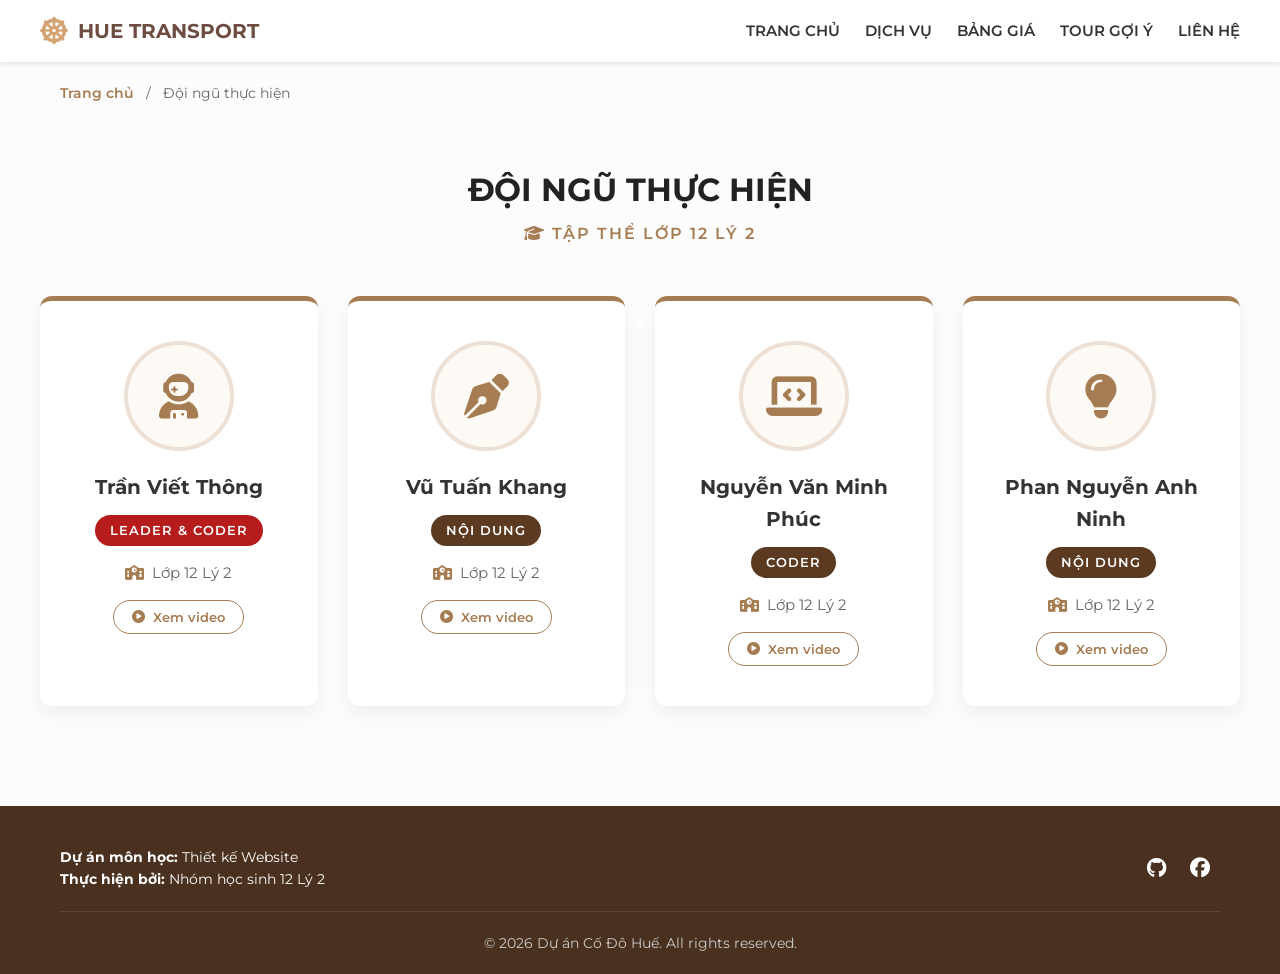
<file: doi-ngu.html>
<!doctype html>
<html lang="vi">
  <head>
    <meta charset="UTF-8" />
    <meta name="viewport" content="width=device-width, initial-scale=1.0" />
    <title>Đội Ngũ Thực Hiện - Hue Transport</title>
    <link
      rel="stylesheet"
      href="https://cdnjs.cloudflare.com/ajax/libs/font-awesome/6.4.0/css/all.min.css"
    />
    <link
      href="https://fonts.googleapis.com/css2?family=Montserrat:wght@400;600;700&display=swap"
      rel="stylesheet"
    />

    <style>
      /* === KẾT THỪA STYLE CƠ BẢN TỪ TRANG CHỦ === */
      * {
        margin: 0;
        padding: 0;
        box-sizing: border-box;
        font-family: "Montserrat", sans-serif;
      }
      body {
        color: #333;
        background-color: #fcfcfc;
        line-height: 1.6;
      }
      a {
        text-decoration: none;
        color: inherit;
      }
      ul {
        list-style: none;
      }
      .container {
        max-width: 1200px;
        margin: 0 auto;
        padding: 0 20px;
      }

      /* === HEADER === */
      header {
        background-color: #fff;
        box-shadow: 0 2px 5px rgba(0, 0, 0, 0.1);
        position: sticky;
        top: 0;
        z-index: 1000;
      }
      .header-inner {
        display: flex;
        justify-content: space-between;
        align-items: center;
        padding: 15px 0;
      }
      .logo {
        display: flex;
        align-items: center;
        font-weight: 700;
        color: #6d4c41;
        font-size: 20px;
      }
      .logo i {
        font-size: 28px;
        margin-right: 10px;
        color: #d4a373;
      }
      nav ul {
        display: flex;
        gap: 25px;
      }
      nav ul li a {
        font-weight: 600;
        font-size: 15px;
        transition: color 0.3s;
        text-transform: uppercase;
      }
      nav ul li a:hover {
        color: #d4a373;
      }

      /* === BREADCRUMB === */
      .breadcrumb {
        padding: 20px 0;
        font-size: 14px;
        color: #666;
      }
      .breadcrumb a {
        color: #a67c52;
        font-weight: 600;
      }
      .breadcrumb a:hover {
        text-decoration: underline;
      }

      /* === TEAM SECTION CSS === */
      .team-section {
        padding: 40px 0 80px;
        text-align: center;
      }

      .team-title {
        font-size: 32px;
        color: #222;
        text-transform: uppercase;
        margin-bottom: 5px;
      }

      .team-subtitle {
        font-size: 16px;
        color: #a67c52;
        font-weight: 600;
        letter-spacing: 2px;
        text-transform: uppercase;
        margin-bottom: 50px;
      }

      .team-grid {
        display: grid;
        grid-template-columns: repeat(auto-fit, minmax(260px, 1fr));
        gap: 30px;
      }

      .team-card {
        background: #fff;
        border-radius: 12px;
        padding: 40px 20px;
        box-shadow: 0 8px 20px rgba(0, 0, 0, 0.06);
        transition: all 0.3s ease;
        border-top: 5px solid #a67c52;
        position: relative;
        overflow: hidden;
      }

      .team-card:hover {
        transform: translateY(-10px);
        box-shadow: 0 15px 30px rgba(0, 0, 0, 0.1);
      }

      /* Avatar Container */
      .team-avatar {
        width: 110px;
        height: 110px;
        border-radius: 50%;
        background: #fdfaf6;
        margin: 0 auto 20px;
        display: flex;
        align-items: center;
        justify-content: center;
        font-size: 45px;
        color: #a67c52;
        border: 4px solid #ede0d4;
        transition: 0.3s;
      }

      .team-card:hover .team-avatar {
        background: #a67c52;
        color: #fff;
        border-color: #8b633e;
      }

      /* Thông tin thành viên */
      .team-name {
        font-size: 20px;
        font-weight: 700;
        color: #333;
        margin-bottom: 12px;
      }

      .team-role {
        font-size: 13px;
        color: #fff;
        background: #5c3a21;
        padding: 5px 15px;
        border-radius: 20px;
        display: inline-block;
        margin-bottom: 15px;
        font-weight: 600;
        letter-spacing: 1px;
        text-transform: uppercase;
      }

      /* Riêng Leader cho màu nổi bật hơn chút */
      .role-leader {
        background: #b71c1c;
      }

      .team-class {
        font-size: 15px;
        color: #666;
        display: flex;
        align-items: center;
        justify-content: center;
        gap: 8px;
      }

      .team-class i {
        color: #a67c52;
      }

      /* === FOOTER === */
      footer {
        background-color: #4a301e;
        color: #fff;
        padding: 40px 0 20px;
        font-size: 14px;
        margin-top: 20px;
      }
      .footer-inner {
        display: flex;
        justify-content: space-between;
        flex-wrap: wrap;
        align-items: center;
        gap: 20px;
        border-bottom: 1px solid rgba(255, 255, 255, 0.1);
        padding-bottom: 20px;
        margin-bottom: 20px;
      }
      .footer-social a {
        color: #fff;
        font-size: 20px;
        margin: 0 10px;
        transition: 0.3s;
      }
      .footer-social a:hover {
        color: #d4a373;
      }
      .footer-bottom {
        text-align: center;
        color: #ccc;
      }
      /* === NÚT VIDEO === */
      .btn-video {
        margin-top: 15px;
        background: transparent;
        border: 1px solid #a67c52;
        color: #a67c52;
        padding: 8px 18px;
        border-radius: 25px;
        cursor: pointer;
        transition: 0.3s;
        font-weight: 600;
        font-size: 13px;
        display: inline-flex;
        align-items: center;
        gap: 8px;
      }

      .btn-video:hover {
        background: #a67c52;
        color: #fff;
      }

      /* === POPUP (MODAL) VIDEO === */
      .modal-overlay {
        display: none; /* Ẩn mặc định */
        position: fixed;
        z-index: 2000;
        left: 0;
        top: 0;
        width: 100%;
        height: 100%;
        background-color: rgba(0, 0, 0, 0.85); /* Nền đen mờ */
        align-items: center;
        justify-content: center;
        opacity: 0;
        transition: opacity 0.3s ease;
      }

      .modal-overlay.active {
        display: flex;
        opacity: 1;
      }

      .modal-content {
        background-color: #fff;
        padding: 15px;
        border-radius: 12px;
        width: 90%;
        max-width: 800px;
        position: relative;
        transform: scale(0.8);
        transition: transform 0.3s ease;
      }

      .modal-overlay.active .modal-content {
        transform: scale(1);
      }

      .close-btn {
        position: absolute;
        top: -15px;
        right: -15px;
        background: #b71c1c;
        color: white;
        width: 35px;
        height: 35px;
        border-radius: 50%;
        display: flex;
        align-items: center;
        justify-content: center;
        cursor: pointer;
        font-size: 20px;
        box-shadow: 0 4px 10px rgba(0, 0, 0, 0.3);
        border: 2px solid #fff;
        transition: 0.3s;
      }

      .close-btn:hover {
        background: #d32f2f;
        transform: scale(1.1);
      }

      /* Khung chứa video chuẩn tỷ lệ 16:9 */
      .video-container {
        position: relative;
        padding-bottom: 56.25%;
        height: 0;
        overflow: hidden;
        border-radius: 8px;
        background: #000;
      }

      .video-container iframe {
        position: absolute;
        top: 0;
        left: 0;
        width: 100%;
        height: 100%;
        border: none;
      }
      /* RESPONSIVE */
      @media (max-width: 768px) {
        .header-inner {
          flex-direction: column;
          gap: 15px;
        }
        .footer-inner {
          flex-direction: column;
          text-align: center;
        }
      }
    </style>
  </head>
  <body>
    <header>
      <div class="container header-inner">
        <a href="index.html" class="logo">
          <i class="fa-solid fa-dharmachakra"></i> HUE TRANSPORT
        </a>
        <nav>
          <ul>
            <li><a href="index.html">Trang chủ</a></li>
            <li><a href="index.html#services">Dịch vụ</a></li>
            <li><a href="#">Bảng giá</a></li>
            <li><a href="index.html#tours">Tour gợi ý</a></li>
            <li><a href="#">Liên hệ</a></li>
          </ul>
        </nav>
      </div>
    </header>

    <div class="container">
      <div class="breadcrumb">
        <a href="index.html">Trang chủ</a> &nbsp; / &nbsp;
        <span>Đội ngũ thực hiện</span>
      </div>
    </div>

    <main class="container team-section">
      <h1 class="team-title">Đội Ngũ Thực Hiện</h1>
      <p class="team-subtitle">
        <i class="fa-solid fa-graduation-cap"></i> Tập thể lớp 12 Lý 2
      </p>

      <div class="team-grid">
        <div class="team-card">
          <div class="team-avatar">
            <i class="fa-solid fa-user-astronaut"></i>
          </div>
          <h2 class="team-name">Trần Viết Thông</h2>
          <span class="team-role role-leader">Leader & Coder</span>
          <div class="team-class">
            <i class="fa-solid fa-school"></i> Lớp 12 Lý 2
          </div>
          <button class="btn-video" data-video="/video/Trần Viết Thông.mp4">
            <i class="fa-solid fa-circle-play"></i> Xem video
          </button>
        </div>

        <div class="team-card">
          <div class="team-avatar">
            <i class="fa-solid fa-pen-nib"></i>
          </div>
          <h2 class="team-name">Vũ Tuấn Khang</h2>
          <span class="team-role">Nội dung</span>
          <div class="team-class">
            <i class="fa-solid fa-school"></i> Lớp 12 Lý 2
          </div>
          <button class="btn-video" data-video="/video/Vũ Tuấn Khang.mp4">
            <i class="fa-solid fa-circle-play"></i> Xem video
          </button>
        </div>

        <div class="team-card">
          <div class="team-avatar">
            <i class="fa-solid fa-laptop-code"></i>
          </div>
          <h2 class="team-name">Nguyễn Văn Minh Phúc</h2>
          <span class="team-role">Coder</span>
          <div class="team-class">
            <i class="fa-solid fa-school"></i> Lớp 12 Lý 2
          </div>
          <button
            class="btn-video"
            data-video="/video/Nguyễn Văn Minh Phúc.mp4"
          >
            <i class="fa-solid fa-circle-play"></i> Xem video
          </button>
        </div>

        <div class="team-card">
          <div class="team-avatar">
            <i class="fa-solid fa-lightbulb"></i>
          </div>
          <h2 class="team-name">Phan Nguyễn Anh Ninh</h2>
          <span class="team-role">Nội dung</span>
          <div class="team-class">
            <i class="fa-solid fa-school"></i> Lớp 12 Lý 2
          </div>
          <button
            class="btn-video"
            data-video="/video/Phan Nguyễn Anh Ninh .mp4"
          >
            <i class="fa-solid fa-circle-play"></i> Xem video
          </button>
        </div>
      </div>
    </main>

    <div id="videoModal" class="modal-overlay">
      <div class="modal-content">
        <div class="close-btn" id="closeVideo">
          <i class="fa-solid fa-xmark"></i>
        </div>
        <div class="video-container">
          <iframe
            id="playerFrame"
            src=""
            allow="
              accelerometer;
              autoplay;
              clipboard-write;
              encrypted-media;
              gyroscope;
              picture-in-picture;
            "
            allowfullscreen
          ></iframe>
        </div>
      </div>
    </div>

    <footer>
      <div class="container">
        <div class="footer-inner">
          <div class="footer-contact">
            <p><strong>Dự án môn học:</strong> Thiết kế Website</p>
            <p><strong>Thực hiện bởi:</strong> Nhóm học sinh 12 Lý 2</p>
          </div>
          <div class="footer-social">
            <a href="#"><i class="fa-brands fa-github"></i></a>
            <a href="#"><i class="fa-brands fa-facebook"></i></a>
          </div>
        </div>
        <div class="footer-bottom">
          <p>&copy; 2026 Dự án Cố Đô Huế. All rights reserved.</p>
        </div>
      </div>
    </footer>

    <script>
      document.addEventListener("DOMContentLoaded", function () {
        const modal = document.getElementById("videoModal");
        const closeBtn = document.getElementById("closeVideo");
        const playerFrame = document.getElementById("playerFrame");
        const videoButtons = document.querySelectorAll(".btn-video");

        // Khi click vào nút "Xem video" của bất kỳ ai
        videoButtons.forEach((button) => {
          button.addEventListener("click", function () {
            // Lấy link video từ thuộc tính data-video
            const videoUrl = this.getAttribute("data-video");

            // Gắn link vào iframe và thêm tham số autoplay=1 để tự động chạy
            playerFrame.src = videoUrl + "?autoplay=1";

            // Hiển thị popup
            modal.classList.add("active");
          });
        });

        // Hàm tắt popup và dừng video
        function closeModal() {
          modal.classList.remove("active");
          // Xóa src để video ngừng phát ngầm
          setTimeout(() => {
            playerFrame.src = "";
          }, 300);
        }

        // Tắt khi bấm nút X
        closeBtn.addEventListener("click", closeModal);

        // Tắt khi click ra ngoài vùng đen
        modal.addEventListener("click", function (e) {
          if (e.target === modal) {
            closeModal();
          }
        });
      });
    </script>
  </body>
</html>
</file>
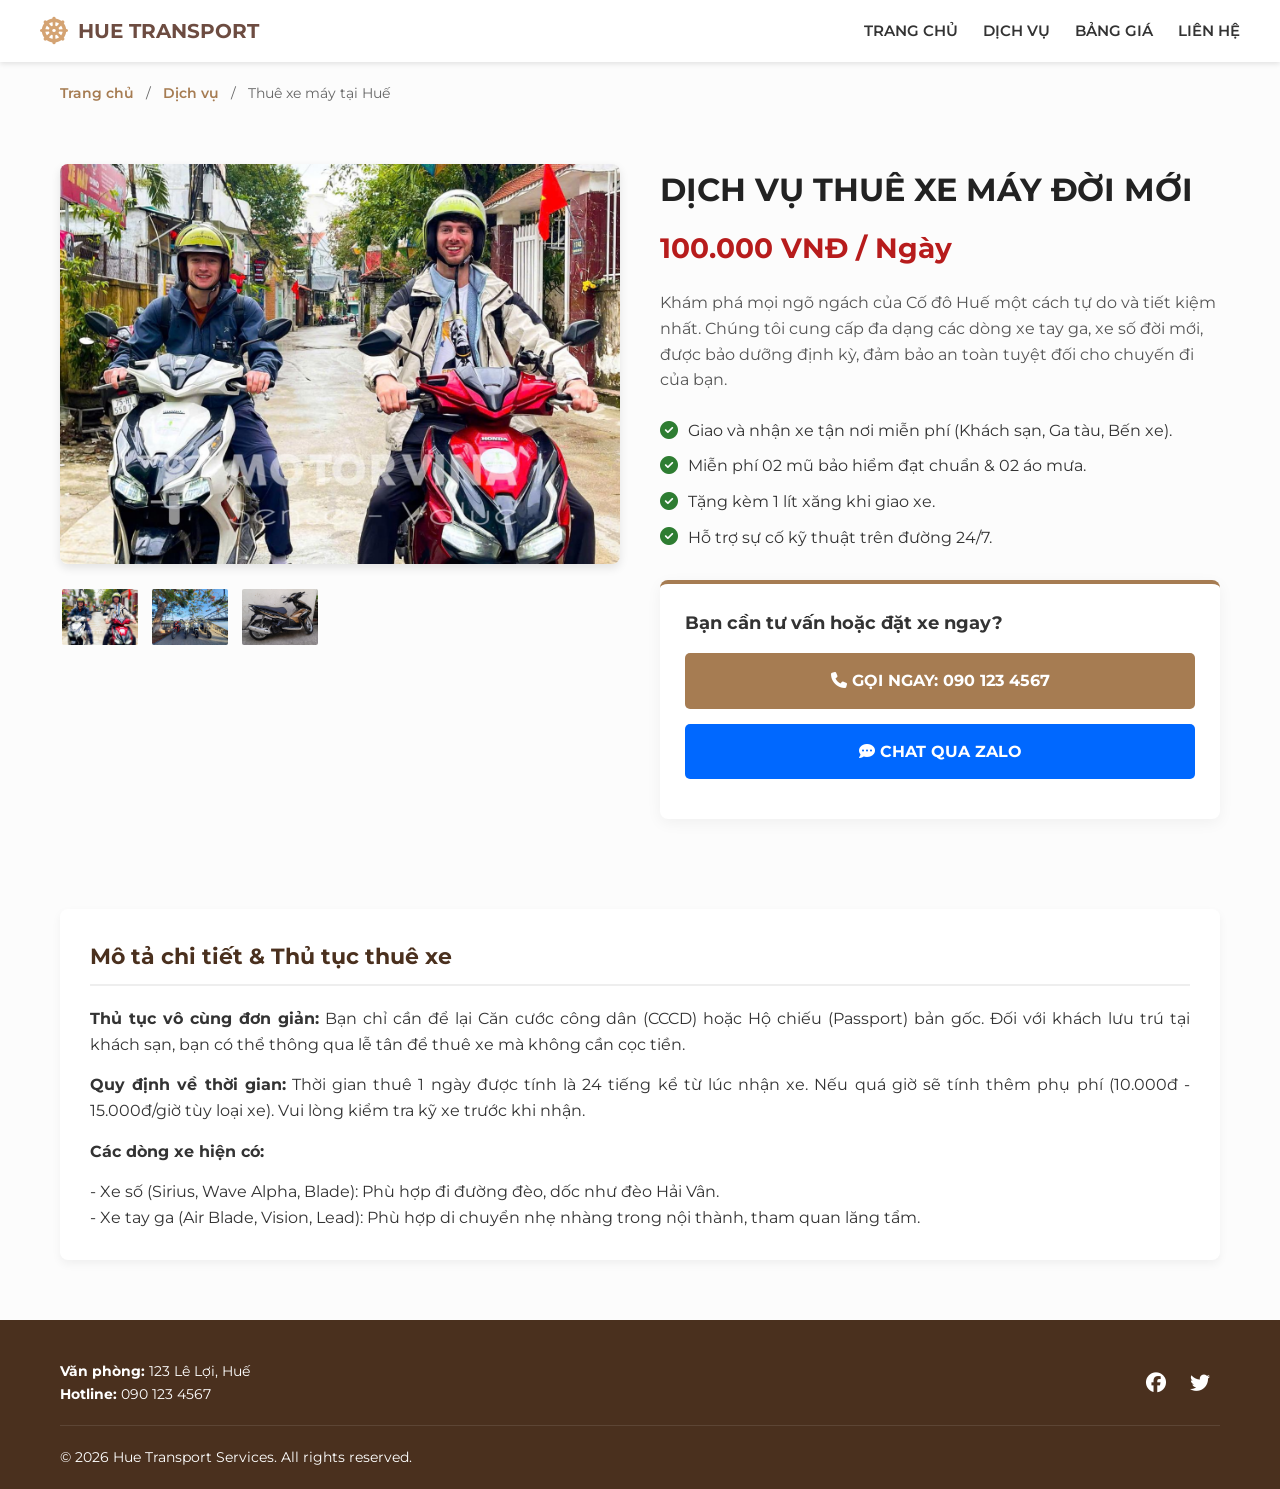
<file: service-detail.html>
<!doctype html>
<html lang="vi">
  <head>
    <meta charset="UTF-8" />
    <meta name="viewport" content="width=device-width, initial-scale=1.0" />
    <title>Chi tiết dịch vụ - Hue Transport Services</title>
    <link
      rel="stylesheet"
      href="https://cdnjs.cloudflare.com/ajax/libs/font-awesome/6.4.0/css/all.min.css"
    />
    <link
      href="https://fonts.googleapis.com/css2?family=Montserrat:wght@400;600;700&display=swap"
      rel="stylesheet"
    />

    <style>
      /* === KẾT THỪA STYLE CƠ BẢN TỪ TRANG CHỦ === */
      * {
        margin: 0;
        padding: 0;
        box-sizing: border-box;
        font-family: "Montserrat", sans-serif;
      }
      body {
        color: #333;
        background-color: #fcfcfc;
        line-height: 1.6;
      }
      a {
        text-decoration: none;
        color: inherit;
      }
      ul {
        list-style: none;
      }
      .container {
        max-width: 1200px;
        margin: 0 auto;
        padding: 0 20px;
      }

      /* === HEADER === */
      header {
        background-color: #fff;
        box-shadow: 0 2px 5px rgba(0, 0, 0, 0.1);
        position: sticky;
        top: 0;
        z-index: 1000;
      }
      .header-inner {
        display: flex;
        justify-content: space-between;
        align-items: center;
        padding: 15px 0;
      }
      .logo {
        display: flex;
        align-items: center;
        font-weight: 700;
        color: #6d4c41;
        font-size: 20px;
      }
      .logo i {
        font-size: 28px;
        margin-right: 10px;
        color: #d4a373;
      }
      nav ul {
        display: flex;
        gap: 25px;
      }
      nav ul li a {
        font-weight: 600;
        font-size: 15px;
        transition: color 0.3s;
        text-transform: uppercase;
      }
      nav ul li a:hover {
        color: #d4a373;
      }

      /* === BREADCRUMB === */
      .breadcrumb {
        padding: 20px 0;
        font-size: 14px;
        color: #666;
      }
      .breadcrumb a {
        color: #a67c52;
        font-weight: 600;
      }
      .breadcrumb a:hover {
        text-decoration: underline;
      }

      /* === CHI TIẾT SẢN PHẨM / DỊCH VỤ === */
      .service-detail {
        padding: 40px 0;
        display: flex;
        gap: 40px;
        flex-wrap: wrap;
      }

      /* Cột trái: Hình ảnh */
      .service-gallery {
        flex: 1;
        min-width: 300px;
      }
      .main-img {
        width: 100%;
        height: 400px;
        object-fit: cover;
        border-radius: 8px;
        margin-bottom: 15px;
        box-shadow: 0 4px 10px rgba(0, 0, 0, 0.1);
      }
      .thumbnail-list {
        display: flex;
        gap: 10px;
      }
      .thumbnail-list img {
        width: 80px;
        height: 60px;
        object-fit: cover;
        border-radius: 4px;
        cursor: pointer;
        border: 2px solid transparent;
        transition: 0.3s;
      }
      .thumbnail-list img:hover {
        border-color: #a67c52;
      }

      /* Cột phải: Thông tin & Đặt hàng */
      .service-info {
        flex: 1;
        min-width: 300px;
      }
      .service-info h1 {
        font-size: 32px;
        color: #222;
        margin-bottom: 10px;
        text-transform: uppercase;
      }
      .service-info .price {
        font-size: 28px;
        font-weight: 700;
        color: #b71c1c;
        margin-bottom: 20px;
        display: block;
      }
      .short-desc {
        margin-bottom: 25px;
        color: #555;
      }

      .features-list {
        margin-bottom: 30px;
      }
      .features-list li {
        margin-bottom: 10px;
        display: flex;
        align-items: center;
      }
      .features-list i {
        color: #2e7d32;
        margin-right: 10px;
        font-size: 18px;
      }

      /* Khung liên hệ / Đặt xe */
      .booking-card {
        background: #fff;
        padding: 25px;
        border-radius: 8px;
        box-shadow: 0 4px 15px rgba(0, 0, 0, 0.05);
        border-top: 4px solid #a67c52;
      }
      .booking-card h3 {
        margin-bottom: 15px;
        font-size: 18px;
      }
      .btn-large {
        display: block;
        width: 100%;
        text-align: center;
        background-color: #a67c52;
        color: #fff;
        padding: 15px;
        border-radius: 5px;
        font-size: 16px;
        font-weight: bold;
        text-transform: uppercase;
        cursor: pointer;
        transition: 0.3s;
        border: none;
        margin-bottom: 15px;
      }
      .btn-large:hover {
        background-color: #8b633e;
      }
      .btn-zalo {
        background-color: #0068ff;
      }
      .btn-zalo:hover {
        background-color: #0056d6;
      }

      /* Phần Tab Nội dung chi tiết dưới cùng */
      .content-section {
        margin-top: 50px;
        background: #fff;
        padding: 30px;
        border-radius: 8px;
        box-shadow: 0 4px 10px rgba(0, 0, 0, 0.05);
      }
      .content-section h2 {
        font-size: 22px;
        margin-bottom: 20px;
        border-bottom: 2px solid #eee;
        padding-bottom: 10px;
        color: #4a301e;
      }
      .content-section p {
        margin-bottom: 15px;
        text-align: justify;
      }

      /* === FOOTER === */
      footer {
        background-color: #4a301e;
        color: #fff;
        padding: 40px 0 20px;
        font-size: 14px;
        margin-top: 60px;
      }
      .footer-inner {
        display: flex;
        justify-content: space-between;
        flex-wrap: wrap;
        align-items: center;
        gap: 20px;
        border-bottom: 1px solid rgba(255, 255, 255, 0.1);
        padding-bottom: 20px;
        margin-bottom: 20px;
      }
      .footer-social a {
        color: #fff;
        font-size: 20px;
        margin: 0 10px;
        transition: 0.3s;
      }
      .footer-social a:hover {
        color: #d4a373;
      }
      .footer-bottom {
        display: flex;
        justify-content: space-between;
        align-items: center;
        flex-wrap: wrap;
      }
      .visitor-counter {
        background: rgba(0, 0, 0, 0.3);
        padding: 8px 15px;
        border-radius: 5px;
        display: flex;
        align-items: center;
        gap: 10px;
      }
      .visitor-counter span {
        font-weight: bold;
        font-family: monospace;
        font-size: 16px;
      }

      /* RESPONSIVE */
      @media (max-width: 768px) {
        .header-inner {
          flex-direction: column;
          gap: 15px;
        }
        .service-detail {
          flex-direction: column;
        }
        .footer-inner,
        .footer-bottom {
          flex-direction: column;
          text-align: center;
        }
      }
    </style>
  </head>
  <body>
    <header>
      <div class="container header-inner">
        <a href="index.html" class="logo">
          <i class="fa-solid fa-dharmachakra"></i> HUE TRANSPORT
        </a>
        <nav>
          <ul>
            <li><a href="index.html">Trang chủ</a></li>
            <li><a href="index.html#services" class="active">Dịch vụ</a></li>
            <li><a href="#">Bảng giá</a></li>
            <li><a href="#">Liên hệ</a></li>
          </ul>
        </nav>
      </div>
    </header>

    <div class="container">
      <div class="breadcrumb">
        <a href="index.html">Trang chủ</a> &nbsp; / &nbsp;
        <a href="index.html#services">Dịch vụ</a> &nbsp; / &nbsp;
        <span>Thuê xe máy tại Huế</span>
      </div>
    </div>

    <main class="container">
      <div class="service-detail">
        <div class="service-gallery">
          <img
            src="/img/7x8neeuSJBKwm0k9Qjy7IJoQO12Yi8AyIkZx9WFB.jpg"
            alt="Thuê xe máy Huế"
            class="main-img"
            id="mainImage"
          />

          <div class="thumbnail-list">
            <img
              src="/img/7x8neeuSJBKwm0k9Qjy7IJoQO12Yi8AyIkZx9WFB.jpg"
              data-large="/img/7x8neeuSJBKwm0k9Qjy7IJoQO12Yi8AyIkZx9WFB.jpg"
              alt="Xe máy 1"
              class="active"
            />
            <img
              src="/img/thue-xe-may-hue-1.jpg"
              data-large="/img/thue-xe-may-hue-1.jpg"
              alt="Xe máy 2"
            />
            <img
              src="/img/minh-hoa-thue-xe-ab2.jpg"
              data-large="/img/minh-hoa-thue-xe-ab2.jpg"
              alt="Xe máy 3"
            />
          </div>
        </div>

        <div class="service-info">
          <h1>Dịch vụ Thuê Xe Máy Đời Mới</h1>
          <span class="price">100.000 VNĐ / Ngày</span>

          <p class="short-desc">
            Khám phá mọi ngõ ngách của Cố đô Huế một cách tự do và tiết kiệm
            nhất. Chúng tôi cung cấp đa dạng các dòng xe tay ga, xe số đời mới,
            được bảo dưỡng định kỳ, đảm bảo an toàn tuyệt đối cho chuyến đi của
            bạn.
          </p>

          <ul class="features-list">
            <li>
              <i class="fa-solid fa-check-circle"></i> Giao và nhận xe tận nơi
              miễn phí (Khách sạn, Ga tàu, Bến xe).
            </li>
            <li>
              <i class="fa-solid fa-check-circle"></i> Miễn phí 02 mũ bảo hiểm
              đạt chuẩn & 02 áo mưa.
            </li>
            <li>
              <i class="fa-solid fa-check-circle"></i> Tặng kèm 1 lít xăng khi
              giao xe.
            </li>
            <li>
              <i class="fa-solid fa-check-circle"></i> Hỗ trợ sự cố kỹ thuật
              trên đường 24/7.
            </li>
          </ul>

          <div class="booking-card">
            <h3>Bạn cần tư vấn hoặc đặt xe ngay?</h3>
            <a href="tel:0901234567" class="btn-large"
              ><i class="fa-solid fa-phone"></i> Gọi ngay: 090 123 4567</a
            >
            <a
              href="https://zalo.me/0901234567"
              target="_blank"
              class="btn-large btn-zalo"
              ><i class="fa-solid fa-comment-dots"></i> Chat qua Zalo</a
            >
          </div>
        </div>
      </div>

      <div class="content-section">
        <h2>Mô tả chi tiết & Thủ tục thuê xe</h2>
        <p>
          <strong>Thủ tục vô cùng đơn giản:</strong> Bạn chỉ cần để lại Căn cước
          công dân (CCCD) hoặc Hộ chiếu (Passport) bản gốc. Đối với khách lưu
          trú tại khách sạn, bạn có thể thông qua lễ tân để thuê xe mà không cần
          cọc tiền.
        </p>

        <p>
          <strong>Quy định về thời gian:</strong> Thời gian thuê 1 ngày được
          tính là 24 tiếng kể từ lúc nhận xe. Nếu quá giờ sẽ tính thêm phụ phí
          (10.000đ - 15.000đ/giờ tùy loại xe). Vui lòng kiểm tra kỹ xe trước khi
          nhận.
        </p>

        <p><strong>Các dòng xe hiện có:</strong></p>
        <ul>
          <li>
            - Xe số (Sirius, Wave Alpha, Blade): Phù hợp đi đường đèo, dốc như
            đèo Hải Vân.
          </li>
          <li>
            - Xe tay ga (Air Blade, Vision, Lead): Phù hợp di chuyển nhẹ nhàng
            trong nội thành, tham quan lăng tẩm.
          </li>
        </ul>
      </div>
    </main>

    <footer>
      <div class="container">
        <div class="footer-inner">
          <div class="footer-contact">
            <p><strong>Văn phòng:</strong> 123 Lê Lợi, Huế</p>
            <p><strong>Hotline:</strong> 090 123 4567</p>
          </div>
          <div class="footer-social">
            <a href="#"><i class="fa-brands fa-facebook"></i></a>
            <a href="#"><i class="fa-brands fa-twitter"></i></a>
          </div>
        </div>
        <div class="footer-bottom">
          <p>&copy; 2026 Hue Transport Services. All rights reserved.</p>
        </div>
      </div>
    </footer>
  </body>
  <script>
    document.addEventListener("DOMContentLoaded", function () {
      const mainImage = document.getElementById("mainImage");
      const thumbnails = document.querySelectorAll(".thumbnail-list img");

      thumbnails.forEach((thumb) => {
        thumb.addEventListener("click", function () {
          // Xóa class active của tất cả các ảnh nhỏ
          thumbnails.forEach((t) => t.classList.remove("active"));

          // Thêm class active cho ảnh đang được click
          this.classList.add("active");

          // Lấy đường dẫn ảnh to từ thuộc tính data-large và gán cho ảnh chính
          const newImageSrc = this.getAttribute("data-large");
          mainImage.style.opacity = "0.7"; // Tạo hiệu ứng mờ nhẹ khi chuyển ảnh

          setTimeout(() => {
            mainImage.src = newImageSrc;
            mainImage.style.opacity = "1";
          }, 150);
        });
      });
    });
  </script>
</html>
</file>
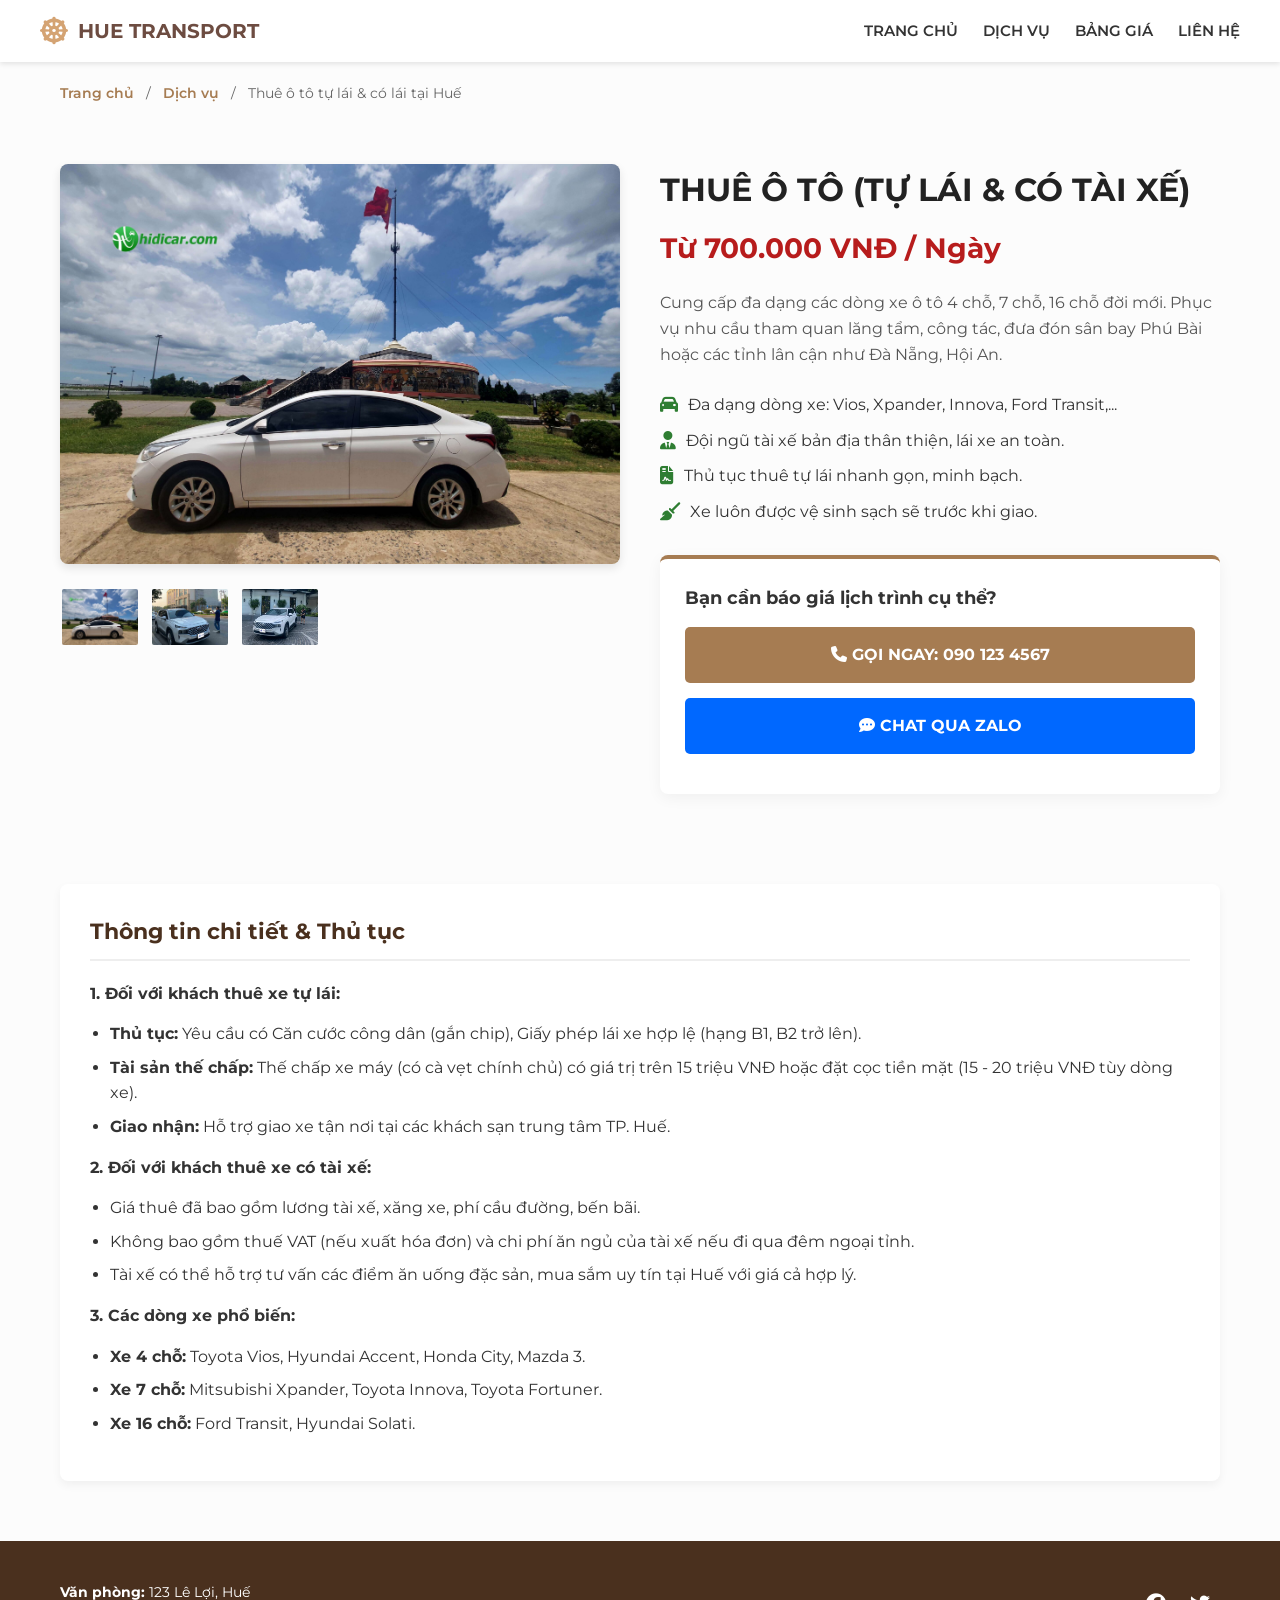
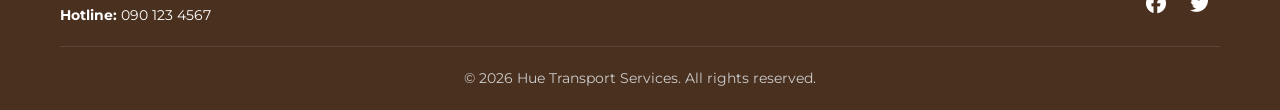
<file: thue-o-to.html>
<!doctype html>
<html lang="vi">
  <head>
    <meta charset="UTF-8" />
    <meta name="viewport" content="width=device-width, initial-scale=1.0" />
    <title>Chi tiết Thuê Ô Tô - Hue Transport Services</title>
    <link
      rel="stylesheet"
      href="https://cdnjs.cloudflare.com/ajax/libs/font-awesome/6.4.0/css/all.min.css"
    />
    <link
      href="https://fonts.googleapis.com/css2?family=Montserrat:wght@400;600;700&display=swap"
      rel="stylesheet"
    />

    <style>
      /* === KẾT THỪA STYLE CƠ BẢN TỪ TRANG CHỦ === */
      * {
        margin: 0;
        padding: 0;
        box-sizing: border-box;
        font-family: "Montserrat", sans-serif;
      }
      body {
        color: #333;
        background-color: #fcfcfc;
        line-height: 1.6;
      }
      a {
        text-decoration: none;
        color: inherit;
      }
      ul {
        list-style: none;
      }
      .container {
        max-width: 1200px;
        margin: 0 auto;
        padding: 0 20px;
      }

      /* === HEADER === */
      header {
        background-color: #fff;
        box-shadow: 0 2px 5px rgba(0, 0, 0, 0.1);
        position: sticky;
        top: 0;
        z-index: 1000;
      }
      .header-inner {
        display: flex;
        justify-content: space-between;
        align-items: center;
        padding: 15px 0;
      }
      .logo {
        display: flex;
        align-items: center;
        font-weight: 700;
        color: #6d4c41;
        font-size: 20px;
      }
      .logo i {
        font-size: 28px;
        margin-right: 10px;
        color: #d4a373;
      }
      nav ul {
        display: flex;
        gap: 25px;
      }
      nav ul li a {
        font-weight: 600;
        font-size: 15px;
        transition: color 0.3s;
        text-transform: uppercase;
      }
      nav ul li a:hover {
        color: #d4a373;
      }

      /* === BREADCRUMB === */
      .breadcrumb {
        padding: 20px 0;
        font-size: 14px;
        color: #666;
      }
      .breadcrumb a {
        color: #a67c52;
        font-weight: 600;
      }
      .breadcrumb a:hover {
        text-decoration: underline;
      }

      /* === CHI TIẾT SẢN PHẨM / DỊCH VỤ === */
      .service-detail {
        padding: 40px 0;
        display: flex;
        gap: 40px;
        flex-wrap: wrap;
      }

      /* Cột trái: Hình ảnh */
      .service-gallery {
        flex: 1;
        min-width: 300px;
      }
      .main-img {
        width: 100%;
        height: 400px;
        object-fit: cover;
        border-radius: 8px;
        margin-bottom: 15px;
        box-shadow: 0 4px 10px rgba(0, 0, 0, 0.1);
      }
      .thumbnail-list {
        display: flex;
        gap: 10px;
      }
      .thumbnail-list img {
        width: 80px;
        height: 60px;
        object-fit: cover;
        border-radius: 4px;
        cursor: pointer;
        border: 2px solid transparent;
        transition: 0.3s;
      }
      .thumbnail-list img:hover {
        border-color: #a67c52;
      }

      /* Cột phải: Thông tin & Đặt hàng */
      .service-info {
        flex: 1;
        min-width: 300px;
      }
      .service-info h1 {
        font-size: 32px;
        color: #222;
        margin-bottom: 10px;
        text-transform: uppercase;
      }
      .service-info .price {
        font-size: 28px;
        font-weight: 700;
        color: #b71c1c;
        margin-bottom: 20px;
        display: block;
      }
      .short-desc {
        margin-bottom: 25px;
        color: #555;
      }

      .features-list {
        margin-bottom: 30px;
      }
      .features-list li {
        margin-bottom: 10px;
        display: flex;
        align-items: center;
      }
      .features-list i {
        color: #2e7d32;
        margin-right: 10px;
        font-size: 18px;
      }

      /* Khung liên hệ / Đặt xe */
      .booking-card {
        background: #fff;
        padding: 25px;
        border-radius: 8px;
        box-shadow: 0 4px 15px rgba(0, 0, 0, 0.05);
        border-top: 4px solid #a67c52;
      }
      .booking-card h3 {
        margin-bottom: 15px;
        font-size: 18px;
      }
      .btn-large {
        display: block;
        width: 100%;
        text-align: center;
        background-color: #a67c52;
        color: #fff;
        padding: 15px;
        border-radius: 5px;
        font-size: 16px;
        font-weight: bold;
        text-transform: uppercase;
        cursor: pointer;
        transition: 0.3s;
        border: none;
        margin-bottom: 15px;
      }
      .btn-large:hover {
        background-color: #8b633e;
      }
      .btn-zalo {
        background-color: #0068ff;
      }
      .btn-zalo:hover {
        background-color: #0056d6;
      }

      /* Phần Tab Nội dung chi tiết dưới cùng */
      .content-section {
        margin-top: 50px;
        background: #fff;
        padding: 30px;
        border-radius: 8px;
        box-shadow: 0 4px 10px rgba(0, 0, 0, 0.05);
      }
      .content-section h2 {
        font-size: 22px;
        margin-bottom: 20px;
        border-bottom: 2px solid #eee;
        padding-bottom: 10px;
        color: #4a301e;
      }
      .content-section p {
        margin-bottom: 15px;
        text-align: justify;
      }
      .content-section ul {
        margin-left: 20px;
        margin-bottom: 15px;
        list-style-type: disc;
      }
      .content-section li {
        margin-bottom: 8px;
      }

      /* === FOOTER === */
      footer {
        background-color: #4a301e;
        color: #fff;
        padding: 40px 0 20px;
        font-size: 14px;
        margin-top: 60px;
      }
      .footer-inner {
        display: flex;
        justify-content: space-between;
        flex-wrap: wrap;
        align-items: center;
        gap: 20px;
        border-bottom: 1px solid rgba(255, 255, 255, 0.1);
        padding-bottom: 20px;
        margin-bottom: 20px;
      }
      .footer-social a {
        color: #fff;
        font-size: 20px;
        margin: 0 10px;
        transition: 0.3s;
      }
      .footer-social a:hover {
        color: #d4a373;
      }
      .footer-bottom {
        text-align: center;
        color: #ccc;
      }

      /* RESPONSIVE */
      @media (max-width: 768px) {
        .header-inner {
          flex-direction: column;
          gap: 15px;
        }
        .service-detail {
          flex-direction: column;
        }
        .footer-inner {
          flex-direction: column;
          text-align: center;
        }
      }
    </style>
  </head>
  <body>
    <header>
      <div class="container header-inner">
        <a href="index.html" class="logo">
          <i class="fa-solid fa-dharmachakra"></i> HUE TRANSPORT
        </a>
        <nav>
          <ul>
            <li><a href="index.html">Trang chủ</a></li>
            <li><a href="index.html#services" class="active">Dịch vụ</a></li>
            <li><a href="#">Bảng giá</a></li>
            <li><a href="#">Liên hệ</a></li>
          </ul>
        </nav>
      </div>
    </header>

    <div class="container">
      <div class="breadcrumb">
        <a href="index.html">Trang chủ</a> &nbsp; / &nbsp;
        <a href="index.html#services">Dịch vụ</a> &nbsp; / &nbsp;
        <span>Thuê ô tô tự lái & có lái tại Huế</span>
      </div>
    </div>

    <main class="container">
      <div class="service-detail">
        <div class="service-gallery">
          <img
            src="/img/oto2.jpg"
            alt="Thuê ô tô Huế"
            class="main-img"
            id="mainImage"
          />

          <div class="thumbnail-list">
            <img
              src="/img/oto2.jpg"
              data-large="/img/oto2.jpg"
              alt="Ô tô 1"
              class="active"
            />
            <img src="/img/oto3.jpg" data-large="/img/oto3.jpg" alt="Ô tô 2" />
            <img src="/img/oto4.jpg" data-large="/img/oto4.jpg" alt="Ô tô 3" />
          </div>
        </div>

        <div class="service-info">
          <h1>Thuê Ô Tô (Tự Lái & Có Tài Xế)</h1>
          <span class="price">Từ 700.000 VNĐ / Ngày</span>

          <p class="short-desc">
            Cung cấp đa dạng các dòng xe ô tô 4 chỗ, 7 chỗ, 16 chỗ đời mới. Phục
            vụ nhu cầu tham quan lăng tẩm, công tác, đưa đón sân bay Phú Bài
            hoặc các tỉnh lân cận như Đà Nẵng, Hội An.
          </p>

          <ul class="features-list">
            <li>
              <i class="fa-solid fa-car"></i> Đa dạng dòng xe: Vios, Xpander,
              Innova, Ford Transit,...
            </li>
            <li>
              <i class="fa-solid fa-user-tie"></i> Đội ngũ tài xế bản địa thân
              thiện, lái xe an toàn.
            </li>
            <li>
              <i class="fa-solid fa-file-contract"></i> Thủ tục thuê tự lái
              nhanh gọn, minh bạch.
            </li>
            <li>
              <i class="fa-solid fa-broom"></i> Xe luôn được vệ sinh sạch sẽ
              trước khi giao.
            </li>
          </ul>

          <div class="booking-card">
            <h3>Bạn cần báo giá lịch trình cụ thể?</h3>
            <a href="tel:0901234567" class="btn-large"
              ><i class="fa-solid fa-phone"></i> Gọi ngay: 090 123 4567</a
            >
            <a
              href="https://zalo.me/0901234567"
              target="_blank"
              class="btn-large btn-zalo"
              ><i class="fa-solid fa-comment-dots"></i> Chat qua Zalo</a
            >
          </div>
        </div>
      </div>

      <div class="content-section">
        <h2>Thông tin chi tiết & Thủ tục</h2>

        <p><strong>1. Đối với khách thuê xe tự lái:</strong></p>
        <ul>
          <li>
            <strong>Thủ tục:</strong> Yêu cầu có Căn cước công dân (gắn chip),
            Giấy phép lái xe hợp lệ (hạng B1, B2 trở lên).
          </li>
          <li>
            <strong>Tài sản thế chấp:</strong> Thế chấp xe máy (có cà vẹt chính
            chủ) có giá trị trên 15 triệu VNĐ hoặc đặt cọc tiền mặt (15 - 20
            triệu VNĐ tùy dòng xe).
          </li>
          <li>
            <strong>Giao nhận:</strong> Hỗ trợ giao xe tận nơi tại các khách sạn
            trung tâm TP. Huế.
          </li>
        </ul>

        <p><strong>2. Đối với khách thuê xe có tài xế:</strong></p>
        <ul>
          <li>
            Giá thuê đã bao gồm lương tài xế, xăng xe, phí cầu đường, bến bãi.
          </li>
          <li>
            Không bao gồm thuế VAT (nếu xuất hóa đơn) và chi phí ăn ngủ của tài
            xế nếu đi qua đêm ngoại tỉnh.
          </li>
          <li>
            Tài xế có thể hỗ trợ tư vấn các điểm ăn uống đặc sản, mua sắm uy tín
            tại Huế với giá cả hợp lý.
          </li>
        </ul>

        <p><strong>3. Các dòng xe phổ biến:</strong></p>
        <ul>
          <li>
            <strong>Xe 4 chỗ:</strong> Toyota Vios, Hyundai Accent, Honda City,
            Mazda 3.
          </li>
          <li>
            <strong>Xe 7 chỗ:</strong> Mitsubishi Xpander, Toyota Innova, Toyota
            Fortuner.
          </li>
          <li><strong>Xe 16 chỗ:</strong> Ford Transit, Hyundai Solati.</li>
        </ul>
      </div>
    </main>

    <footer>
      <div class="container">
        <div class="footer-inner">
          <div class="footer-contact">
            <p><strong>Văn phòng:</strong> 123 Lê Lợi, Huế</p>
            <p><strong>Hotline:</strong> 090 123 4567</p>
          </div>
          <div class="footer-social">
            <a href="#"><i class="fa-brands fa-facebook"></i></a>
            <a href="#"><i class="fa-brands fa-twitter"></i></a>
          </div>
        </div>
        <div class="footer-bottom">
          <p>&copy; 2026 Hue Transport Services. All rights reserved.</p>
        </div>
      </div>
    </footer>
  </body>
  <script>
    document.addEventListener("DOMContentLoaded", function () {
      const mainImage = document.getElementById("mainImage");
      const thumbnails = document.querySelectorAll(".thumbnail-list img");

      thumbnails.forEach((thumb) => {
        thumb.addEventListener("click", function () {
          // Xóa class active của tất cả các ảnh nhỏ
          thumbnails.forEach((t) => t.classList.remove("active"));

          // Thêm class active cho ảnh đang được click
          this.classList.add("active");

          // Lấy đường dẫn ảnh to từ thuộc tính data-large và gán cho ảnh chính
          const newImageSrc = this.getAttribute("data-large");
          mainImage.style.opacity = "0.7"; // Tạo hiệu ứng mờ nhẹ khi chuyển ảnh

          setTimeout(() => {
            mainImage.src = newImageSrc;
            mainImage.style.opacity = "1";
          }, 150);
        });
      });
    });
  </script>
</html>
</file>
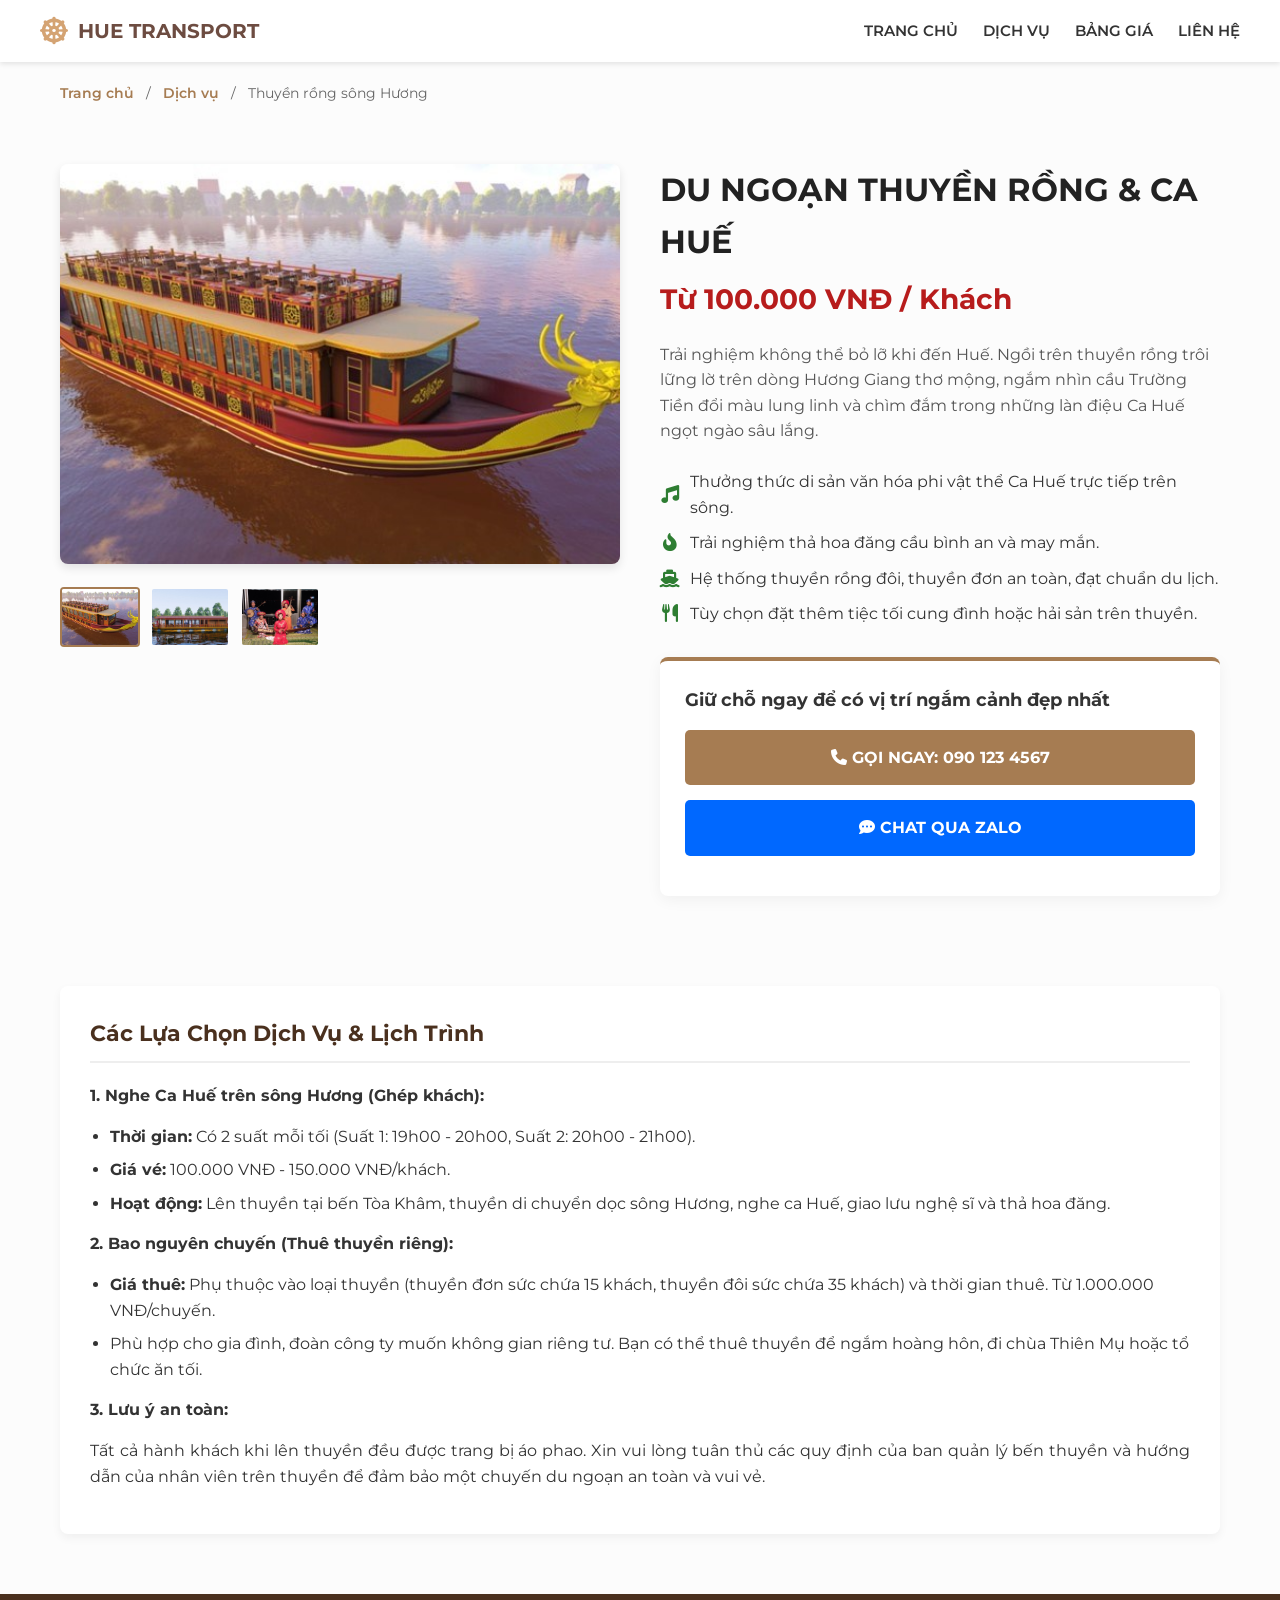
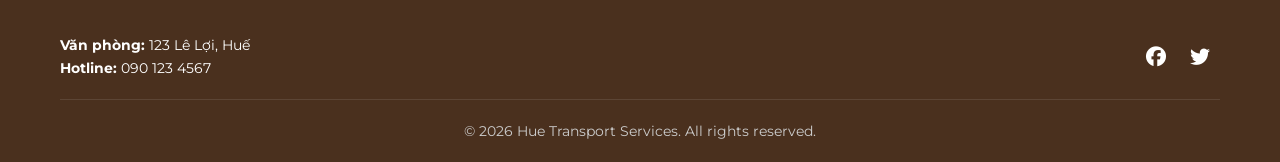
<file: thuyen-rong.html>
<!doctype html>
<html lang="vi">
  <head>
    <meta charset="UTF-8" />
    <meta name="viewport" content="width=device-width, initial-scale=1.0" />
    <title>Chi tiết Thuyền Rồng - Hue Transport Services</title>
    <link
      rel="stylesheet"
      href="https://cdnjs.cloudflare.com/ajax/libs/font-awesome/6.4.0/css/all.min.css"
    />
    <link
      href="https://fonts.googleapis.com/css2?family=Montserrat:wght@400;600;700&display=swap"
      rel="stylesheet"
    />

    <style>
      /* === KẾT THỪA STYLE CƠ BẢN TỪ TRANG CHỦ === */
      * {
        margin: 0;
        padding: 0;
        box-sizing: border-box;
        font-family: "Montserrat", sans-serif;
      }
      body {
        color: #333;
        background-color: #fcfcfc;
        line-height: 1.6;
      }
      a {
        text-decoration: none;
        color: inherit;
      }
      ul {
        list-style: none;
      }
      .container {
        max-width: 1200px;
        margin: 0 auto;
        padding: 0 20px;
      }

      /* === HEADER === */
      header {
        background-color: #fff;
        box-shadow: 0 2px 5px rgba(0, 0, 0, 0.1);
        position: sticky;
        top: 0;
        z-index: 1000;
      }
      .header-inner {
        display: flex;
        justify-content: space-between;
        align-items: center;
        padding: 15px 0;
      }
      .logo {
        display: flex;
        align-items: center;
        font-weight: 700;
        color: #6d4c41;
        font-size: 20px;
      }
      .logo i {
        font-size: 28px;
        margin-right: 10px;
        color: #d4a373;
      }
      nav ul {
        display: flex;
        gap: 25px;
      }
      nav ul li a {
        font-weight: 600;
        font-size: 15px;
        transition: color 0.3s;
        text-transform: uppercase;
      }
      nav ul li a:hover {
        color: #d4a373;
      }

      /* === BREADCRUMB === */
      .breadcrumb {
        padding: 20px 0;
        font-size: 14px;
        color: #666;
      }
      .breadcrumb a {
        color: #a67c52;
        font-weight: 600;
      }
      .breadcrumb a:hover {
        text-decoration: underline;
      }

      /* === CHI TIẾT SẢN PHẨM / DỊCH VỤ === */
      .service-detail {
        padding: 40px 0;
        display: flex;
        gap: 40px;
        flex-wrap: wrap;
      }

      /* Cột trái: Hình ảnh */
      .service-gallery {
        flex: 1;
        min-width: 300px;
      }
      .main-img {
        width: 100%;
        height: 400px;
        object-fit: cover;
        border-radius: 8px;
        margin-bottom: 15px;
        box-shadow: 0 4px 10px rgba(0, 0, 0, 0.1);
        transition: opacity 0.3s ease;
      }
      .thumbnail-list {
        display: flex;
        gap: 10px;
      }
      .thumbnail-list img {
        width: 80px;
        height: 60px;
        object-fit: cover;
        border-radius: 4px;
        cursor: pointer;
        border: 2px solid transparent;
        transition: 0.3s;
      }
      .thumbnail-list img:hover,
      .thumbnail-list img.active {
        border-color: #a67c52;
      }

      /* Cột phải: Thông tin & Đặt hàng */
      .service-info {
        flex: 1;
        min-width: 300px;
      }
      .service-info h1 {
        font-size: 32px;
        color: #222;
        margin-bottom: 10px;
        text-transform: uppercase;
      }
      .service-info .price {
        font-size: 28px;
        font-weight: 700;
        color: #b71c1c;
        margin-bottom: 20px;
        display: block;
      }
      .short-desc {
        margin-bottom: 25px;
        color: #555;
      }

      .features-list {
        margin-bottom: 30px;
      }
      .features-list li {
        margin-bottom: 10px;
        display: flex;
        align-items: center;
      }
      .features-list i {
        color: #2e7d32;
        margin-right: 10px;
        font-size: 18px;
        width: 20px;
        text-align: center;
      }

      /* Khung liên hệ / Đặt xe */
      .booking-card {
        background: #fff;
        padding: 25px;
        border-radius: 8px;
        box-shadow: 0 4px 15px rgba(0, 0, 0, 0.05);
        border-top: 4px solid #a67c52;
      }
      .booking-card h3 {
        margin-bottom: 15px;
        font-size: 18px;
      }
      .btn-large {
        display: block;
        width: 100%;
        text-align: center;
        background-color: #a67c52;
        color: #fff;
        padding: 15px;
        border-radius: 5px;
        font-size: 16px;
        font-weight: bold;
        text-transform: uppercase;
        cursor: pointer;
        transition: 0.3s;
        border: none;
        margin-bottom: 15px;
      }
      .btn-large:hover {
        background-color: #8b633e;
      }
      .btn-zalo {
        background-color: #0068ff;
      }
      .btn-zalo:hover {
        background-color: #0056d6;
      }

      /* Phần Tab Nội dung chi tiết dưới cùng */
      .content-section {
        margin-top: 50px;
        background: #fff;
        padding: 30px;
        border-radius: 8px;
        box-shadow: 0 4px 10px rgba(0, 0, 0, 0.05);
      }
      .content-section h2 {
        font-size: 22px;
        margin-bottom: 20px;
        border-bottom: 2px solid #eee;
        padding-bottom: 10px;
        color: #4a301e;
      }
      .content-section p {
        margin-bottom: 15px;
        text-align: justify;
      }
      .content-section ul {
        margin-left: 20px;
        margin-bottom: 15px;
        list-style-type: disc;
      }
      .content-section li {
        margin-bottom: 8px;
      }

      /* === FOOTER === */
      footer {
        background-color: #4a301e;
        color: #fff;
        padding: 40px 0 20px;
        font-size: 14px;
        margin-top: 60px;
      }
      .footer-inner {
        display: flex;
        justify-content: space-between;
        flex-wrap: wrap;
        align-items: center;
        gap: 20px;
        border-bottom: 1px solid rgba(255, 255, 255, 0.1);
        padding-bottom: 20px;
        margin-bottom: 20px;
      }
      .footer-social a {
        color: #fff;
        font-size: 20px;
        margin: 0 10px;
        transition: 0.3s;
      }
      .footer-social a:hover {
        color: #d4a373;
      }
      .footer-bottom {
        text-align: center;
        color: #ccc;
      }

      /* RESPONSIVE */
      @media (max-width: 768px) {
        .header-inner {
          flex-direction: column;
          gap: 15px;
        }
        .service-detail {
          flex-direction: column;
        }
        .footer-inner {
          flex-direction: column;
          text-align: center;
        }
      }
    </style>
  </head>
  <body>
    <header>
      <div class="container header-inner">
        <a href="index.html" class="logo">
          <i class="fa-solid fa-dharmachakra"></i> HUE TRANSPORT
        </a>
        <nav>
          <ul>
            <li><a href="index.html">Trang chủ</a></li>
            <li><a href="index.html#services" class="active">Dịch vụ</a></li>
            <li><a href="#">Bảng giá</a></li>
            <li><a href="#">Liên hệ</a></li>
          </ul>
        </nav>
      </div>
    </header>

    <div class="container">
      <div class="breadcrumb">
        <a href="index.html">Trang chủ</a> &nbsp; / &nbsp;
        <a href="index.html#services">Dịch vụ</a> &nbsp; / &nbsp;
        <span>Thuyền rồng sông Hương</span>
      </div>
    </div>

    <main class="container">
      <div class="service-detail">
        <div class="service-gallery">
          <img
            src="/img/mau_thuyen_rong_du_lich-_anh4_tawj.jpg"
            alt="Thuyền rồng sông Hương"
            class="main-img"
            id="mainImage"
          />
          <div class="thumbnail-list">
            <img
              src="/img/mau_thuyen_rong_du_lich-_anh4_tawj.jpg"
              data-large="/img/mau_thuyen_rong_du_lich-_anh4_tawj.jpg   "
              alt="Thuyền rồng 1"
              class="active"
            />
            <img
              src="/img/mau_thuyen_rong_du_lich_-_anh2_LRKU.jpg"
              data-large="/img/mau_thuyen_rong_du_lich_-_anh2_LRKU.jpg"
              alt="Sông Hương đêm"
            />
            <img
              src="/img/ca-hue-tren-song-huong-02.jpg"
              data-large="/img/ca-hue-tren-song-huong-02.jpg"
              alt="Ca Huế"
            />
          </div>
        </div>

        <div class="service-info">
          <h1>Du Ngoạn Thuyền Rồng & Ca Huế</h1>
          <span class="price">Từ 100.000 VNĐ / Khách</span>

          <p class="short-desc">
            Trải nghiệm không thể bỏ lỡ khi đến Huế. Ngồi trên thuyền rồng trôi
            lững lờ trên dòng Hương Giang thơ mộng, ngắm nhìn cầu Trường Tiền
            đổi màu lung linh và chìm đắm trong những làn điệu Ca Huế ngọt ngào
            sâu lắng.
          </p>

          <ul class="features-list">
            <li>
              <i class="fa-solid fa-music"></i> Thưởng thức di sản văn hóa phi
              vật thể Ca Huế trực tiếp trên sông.
            </li>
            <li>
              <i class="fa-solid fa-fire-flame-curved"></i> Trải nghiệm thả hoa
              đăng cầu bình an và may mắn.
            </li>
            <li>
              <i class="fa-solid fa-ship"></i> Hệ thống thuyền rồng đôi, thuyền
              đơn an toàn, đạt chuẩn du lịch.
            </li>
            <li>
              <i class="fa-solid fa-utensils"></i> Tùy chọn đặt thêm tiệc tối
              cung đình hoặc hải sản trên thuyền.
            </li>
          </ul>

          <div class="booking-card">
            <h3>Giữ chỗ ngay để có vị trí ngắm cảnh đẹp nhất</h3>
            <a href="tel:0901234567" class="btn-large"
              ><i class="fa-solid fa-phone"></i> Gọi ngay: 090 123 4567</a
            >
            <a
              href="https://zalo.me/0901234567"
              target="_blank"
              class="btn-large btn-zalo"
              ><i class="fa-solid fa-comment-dots"></i> Chat qua Zalo</a
            >
          </div>
        </div>
      </div>

      <div class="content-section">
        <h2>Các Lựa Chọn Dịch Vụ & Lịch Trình</h2>

        <p><strong>1. Nghe Ca Huế trên sông Hương (Ghép khách):</strong></p>
        <ul>
          <li>
            <strong>Thời gian:</strong> Có 2 suất mỗi tối (Suất 1: 19h00 -
            20h00, Suất 2: 20h00 - 21h00).
          </li>
          <li><strong>Giá vé:</strong> 100.000 VNĐ - 150.000 VNĐ/khách.</li>
          <li>
            <strong>Hoạt động:</strong> Lên thuyền tại bến Tòa Khâm, thuyền di
            chuyển dọc sông Hương, nghe ca Huế, giao lưu nghệ sĩ và thả hoa
            đăng.
          </li>
        </ul>

        <p><strong>2. Bao nguyên chuyến (Thuê thuyền riêng):</strong></p>
        <ul>
          <li>
            <strong>Giá thuê:</strong> Phụ thuộc vào loại thuyền (thuyền đơn sức
            chứa 15 khách, thuyền đôi sức chứa 35 khách) và thời gian thuê. Từ
            1.000.000 VNĐ/chuyến.
          </li>
          <li>
            Phù hợp cho gia đình, đoàn công ty muốn không gian riêng tư. Bạn có
            thể thuê thuyền để ngắm hoàng hôn, đi chùa Thiên Mụ hoặc tổ chức ăn
            tối.
          </li>
        </ul>

        <p><strong>3. Lưu ý an toàn:</strong></p>
        <p>
          Tất cả hành khách khi lên thuyền đều được trang bị áo phao. Xin vui
          lòng tuân thủ các quy định của ban quản lý bến thuyền và hướng dẫn của
          nhân viên trên thuyền để đảm bảo một chuyến du ngoạn an toàn và vui
          vẻ.
        </p>
      </div>
    </main>

    <footer>
      <div class="container">
        <div class="footer-inner">
          <div class="footer-contact">
            <p><strong>Văn phòng:</strong> 123 Lê Lợi, Huế</p>
            <p><strong>Hotline:</strong> 090 123 4567</p>
          </div>
          <div class="footer-social">
            <a href="#"><i class="fa-brands fa-facebook"></i></a>
            <a href="#"><i class="fa-brands fa-twitter"></i></a>
          </div>
        </div>
        <div class="footer-bottom">
          <p>&copy; 2026 Hue Transport Services. All rights reserved.</p>
        </div>
      </div>
    </footer>

    <script>
      document.addEventListener("DOMContentLoaded", function () {
        const mainImage = document.getElementById("mainImage");
        const thumbnails = document.querySelectorAll(".thumbnail-list img");

        thumbnails.forEach((thumb) => {
          thumb.addEventListener("click", function () {
            // Xóa class active của tất cả các ảnh nhỏ
            thumbnails.forEach((t) => t.classList.remove("active"));

            // Thêm class active cho ảnh đang được click
            this.classList.add("active");

            // Lấy đường dẫn ảnh to từ thuộc tính data-large và gán cho ảnh chính
            const newImageSrc = this.getAttribute("data-large");
            mainImage.style.opacity = "0.7"; // Tạo hiệu ứng mờ nhẹ

            setTimeout(() => {
              mainImage.src = newImageSrc;
              mainImage.style.opacity = "1";
            }, 150);
          });
        });
      });
    </script>
  </body>
</html>
</file>
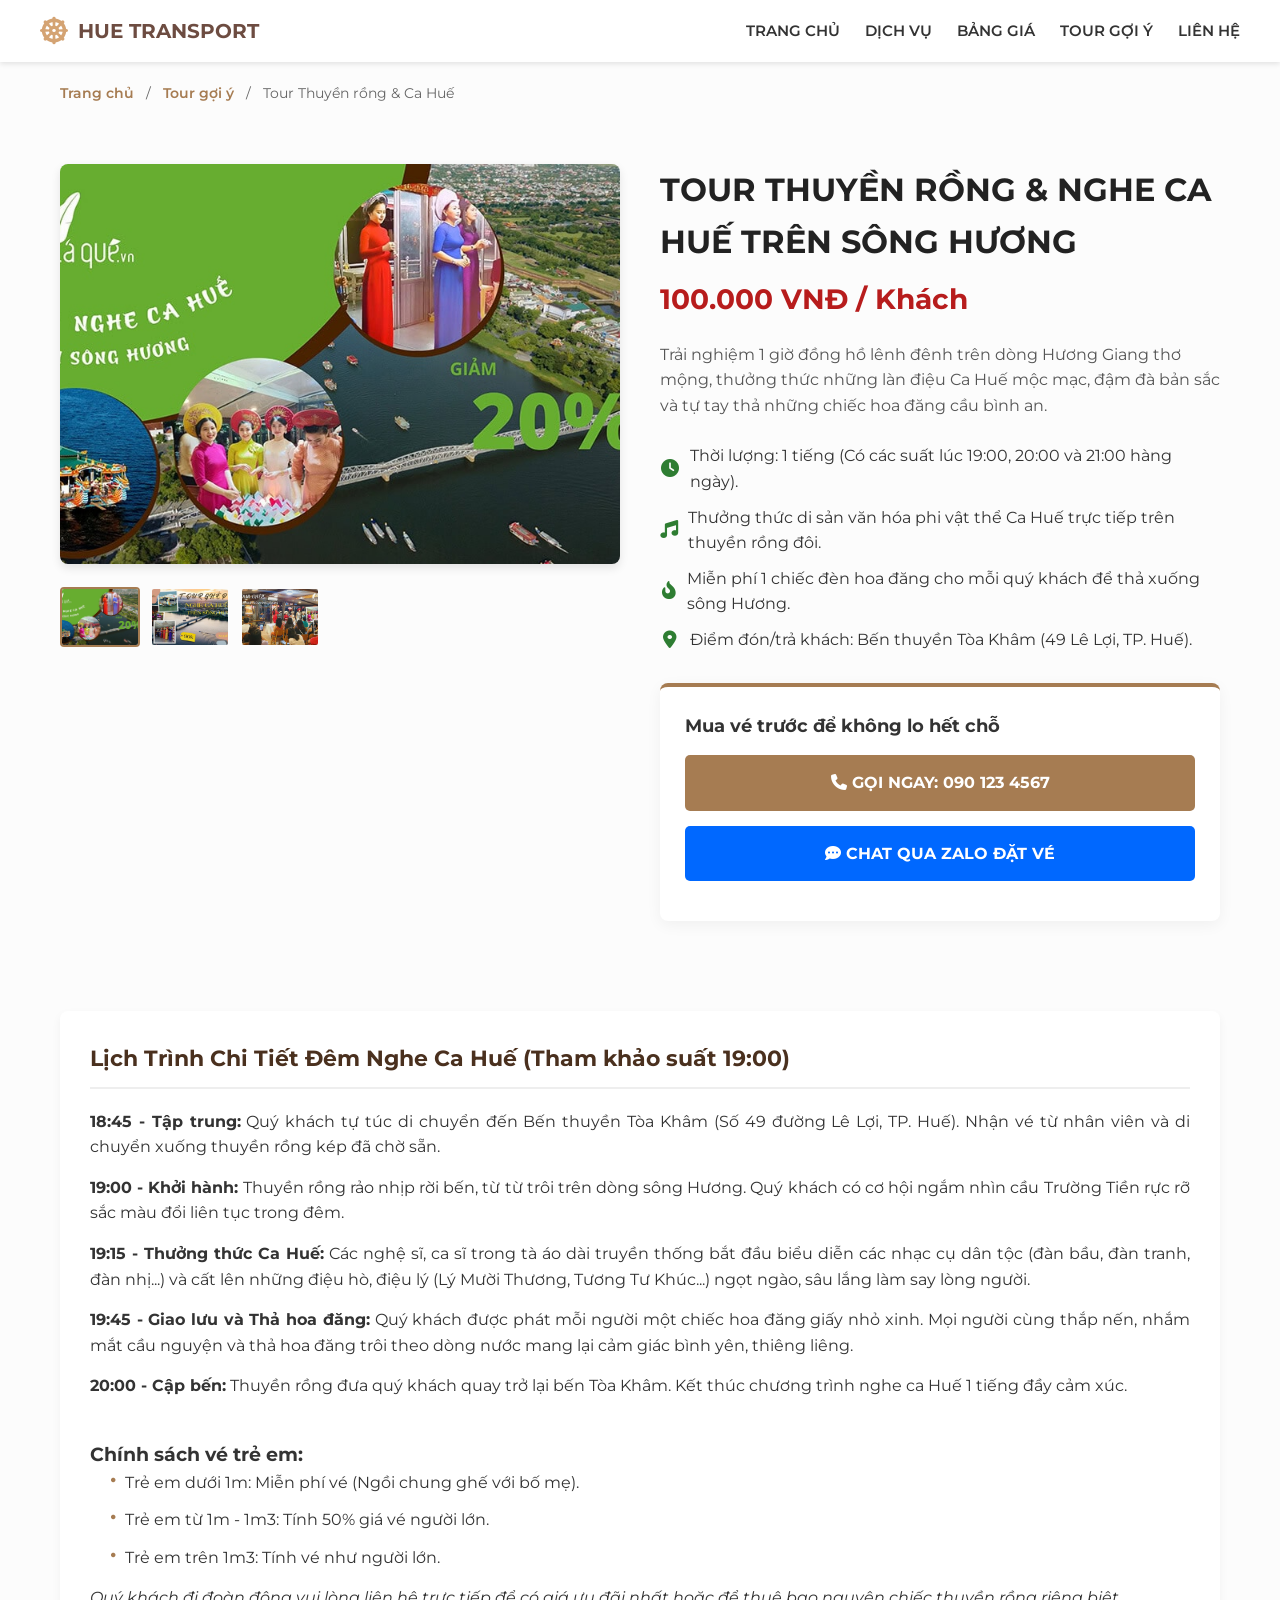
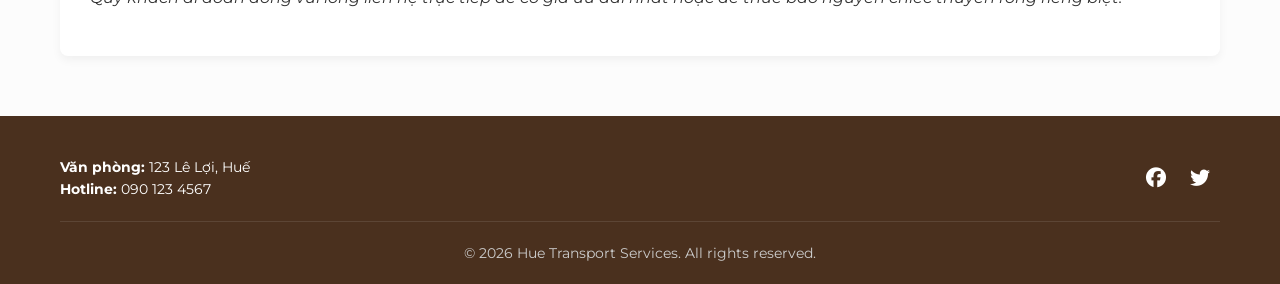
<file: tour-thuyen-rong.html>
<!doctype html>
<html lang="vi">
  <head>
    <meta charset="UTF-8" />
    <meta name="viewport" content="width=device-width, initial-scale=1.0" />
    <title>Chi tiết Tour Thuyền Rồng - Hue Transport Services</title>
    <link
      rel="stylesheet"
      href="https://cdnjs.cloudflare.com/ajax/libs/font-awesome/6.4.0/css/all.min.css"
    />
    <link
      href="https://fonts.googleapis.com/css2?family=Montserrat:wght@400;600;700&display=swap"
      rel="stylesheet"
    />

    <style>
      /* === KẾT THỪA STYLE CƠ BẢN TỪ TRANG CHỦ === */
      * {
        margin: 0;
        padding: 0;
        box-sizing: border-box;
        font-family: "Montserrat", sans-serif;
      }
      body {
        color: #333;
        background-color: #fcfcfc;
        line-height: 1.6;
      }
      a {
        text-decoration: none;
        color: inherit;
      }
      ul {
        list-style: none;
      }
      .container {
        max-width: 1200px;
        margin: 0 auto;
        padding: 0 20px;
      }

      /* === HEADER === */
      header {
        background-color: #fff;
        box-shadow: 0 2px 5px rgba(0, 0, 0, 0.1);
        position: sticky;
        top: 0;
        z-index: 1000;
      }
      .header-inner {
        display: flex;
        justify-content: space-between;
        align-items: center;
        padding: 15px 0;
      }
      .logo {
        display: flex;
        align-items: center;
        font-weight: 700;
        color: #6d4c41;
        font-size: 20px;
      }
      .logo i {
        font-size: 28px;
        margin-right: 10px;
        color: #d4a373;
      }
      nav ul {
        display: flex;
        gap: 25px;
      }
      nav ul li a {
        font-weight: 600;
        font-size: 15px;
        transition: color 0.3s;
        text-transform: uppercase;
      }
      nav ul li a:hover {
        color: #d4a373;
      }

      /* === BREADCRUMB === */
      .breadcrumb {
        padding: 20px 0;
        font-size: 14px;
        color: #666;
      }
      .breadcrumb a {
        color: #a67c52;
        font-weight: 600;
      }
      .breadcrumb a:hover {
        text-decoration: underline;
      }

      /* === CHI TIẾT SẢN PHẨM / DỊCH VỤ === */
      .service-detail {
        padding: 40px 0;
        display: flex;
        gap: 40px;
        flex-wrap: wrap;
      }

      /* Cột trái: Hình ảnh */
      .service-gallery {
        flex: 1;
        min-width: 300px;
      }
      .main-img {
        width: 100%;
        height: 400px;
        object-fit: cover;
        border-radius: 8px;
        margin-bottom: 15px;
        box-shadow: 0 4px 10px rgba(0, 0, 0, 0.1);
        transition: opacity 0.3s ease;
      }
      .thumbnail-list {
        display: flex;
        gap: 10px;
      }
      .thumbnail-list img {
        width: 80px;
        height: 60px;
        object-fit: cover;
        border-radius: 4px;
        cursor: pointer;
        border: 2px solid transparent;
        transition: 0.3s;
      }
      .thumbnail-list img:hover,
      .thumbnail-list img.active {
        border-color: #a67c52;
      }

      /* Cột phải: Thông tin & Đặt hàng */
      .service-info {
        flex: 1;
        min-width: 300px;
      }
      .service-info h1 {
        font-size: 32px;
        color: #222;
        margin-bottom: 10px;
        text-transform: uppercase;
      }
      .service-info .price {
        font-size: 28px;
        font-weight: 700;
        color: #b71c1c;
        margin-bottom: 20px;
        display: block;
      }
      .short-desc {
        margin-bottom: 25px;
        color: #555;
      }

      .features-list {
        margin-bottom: 30px;
      }
      .features-list li {
        margin-bottom: 10px;
        display: flex;
        align-items: center;
      }
      .features-list i {
        color: #2e7d32;
        margin-right: 10px;
        font-size: 18px;
        width: 20px;
        text-align: center;
      }

      /* Khung liên hệ / Đặt xe */
      .booking-card {
        background: #fff;
        padding: 25px;
        border-radius: 8px;
        box-shadow: 0 4px 15px rgba(0, 0, 0, 0.05);
        border-top: 4px solid #a67c52;
      }
      .booking-card h3 {
        margin-bottom: 15px;
        font-size: 18px;
      }
      .btn-large {
        display: block;
        width: 100%;
        text-align: center;
        background-color: #a67c52;
        color: #fff;
        padding: 15px;
        border-radius: 5px;
        font-size: 16px;
        font-weight: bold;
        text-transform: uppercase;
        cursor: pointer;
        transition: 0.3s;
        border: none;
        margin-bottom: 15px;
      }
      .btn-large:hover {
        background-color: #8b633e;
      }
      .btn-zalo {
        background-color: #0068ff;
      }
      .btn-zalo:hover {
        background-color: #0056d6;
      }

      /* Phần Tab Nội dung chi tiết dưới cùng */
      .content-section {
        margin-top: 50px;
        background: #fff;
        padding: 30px;
        border-radius: 8px;
        box-shadow: 0 4px 10px rgba(0, 0, 0, 0.05);
      }
      .content-section h2 {
        font-size: 22px;
        margin-bottom: 20px;
        border-bottom: 2px solid #eee;
        padding-bottom: 10px;
        color: #4a301e;
      }
      .content-section p {
        margin-bottom: 15px;
        text-align: justify;
      }
      .content-section ul {
        margin-left: 20px;
        margin-bottom: 15px;
        list-style-type: none;
        padding: 0;
      }
      .content-section ul li {
        margin-bottom: 12px;
        padding-left: 15px;
        position: relative;
      }
      .content-section ul li::before {
        content: "•";
        color: #a67c52;
        font-weight: bold;
        position: absolute;
        left: 0;
        font-size: 18px;
        line-height: 1;
      }

      /* === FOOTER === */
      footer {
        background-color: #4a301e;
        color: #fff;
        padding: 40px 0 20px;
        font-size: 14px;
        margin-top: 60px;
      }
      .footer-inner {
        display: flex;
        justify-content: space-between;
        flex-wrap: wrap;
        align-items: center;
        gap: 20px;
        border-bottom: 1px solid rgba(255, 255, 255, 0.1);
        padding-bottom: 20px;
        margin-bottom: 20px;
      }
      .footer-social a {
        color: #fff;
        font-size: 20px;
        margin: 0 10px;
        transition: 0.3s;
      }
      .footer-social a:hover {
        color: #d4a373;
      }
      .footer-bottom {
        text-align: center;
        color: #ccc;
      }

      /* RESPONSIVE */
      @media (max-width: 768px) {
        .header-inner {
          flex-direction: column;
          gap: 15px;
        }
        .service-detail {
          flex-direction: column;
        }
        .footer-inner {
          flex-direction: column;
          text-align: center;
        }
      }
    </style>
  </head>
  <body>
    <header>
      <div class="container header-inner">
        <a href="index.html" class="logo">
          <i class="fa-solid fa-dharmachakra"></i> HUE TRANSPORT
        </a>
        <nav>
          <ul>
            <li><a href="index.html">Trang chủ</a></li>
            <li><a href="index.html#services">Dịch vụ</a></li>
            <li><a href="#">Bảng giá</a></li>
            <li><a href="index.html#tours" class="active">Tour gợi ý</a></li>
            <li><a href="#">Liên hệ</a></li>
          </ul>
        </nav>
      </div>
    </header>

    <div class="container">
      <div class="breadcrumb">
        <a href="index.html">Trang chủ</a> &nbsp; / &nbsp;
        <a href="index.html#tours">Tour gợi ý</a> &nbsp; / &nbsp;
        <span>Tour Thuyền rồng & Ca Huế</span>
      </div>
    </div>

    <main class="container">
      <div class="service-detail">
        <div class="service-gallery">
          <img
            src="/img/tourcahue1.jpg"
            alt="Thuyền rồng Ca Huế"
            class="main-img"
            id="mainImage"
          />
          <div class="thumbnail-list">
            <img
              src="/img/tourcahue1.jpg"
              data-large="/img/tourcahue1.jpg"
              alt="Hoa đăng"
              class="active"
            />
            <img
              src="/img/tourcahue2.jpg"
              data-large="/img/tourcahue2.jpg"
              alt="Thuyền rồng sông Hương"
            />
            <img
              src="/img/tourcahue5.webp"
              data-large="/img/tourcahue5.webp"
              alt="Nghe ca Huế"
            />
          </div>
        </div>

        <div class="service-info">
          <h1>Tour Thuyền Rồng & Nghe Ca Huế Trên Sông Hương</h1>
          <span class="price">100.000 VNĐ / Khách</span>

          <p class="short-desc">
            Trải nghiệm 1 giờ đồng hồ lênh đênh trên dòng Hương Giang thơ mộng,
            thưởng thức những làn điệu Ca Huế mộc mạc, đậm đà bản sắc và tự tay
            thả những chiếc hoa đăng cầu bình an.
          </p>

          <ul class="features-list">
            <li>
              <i class="fa-solid fa-clock"></i> Thời lượng: 1 tiếng (Có các suất
              lúc 19:00, 20:00 và 21:00 hàng ngày).
            </li>
            <li>
              <i class="fa-solid fa-music"></i> Thưởng thức di sản văn hóa phi
              vật thể Ca Huế trực tiếp trên thuyền rồng đôi.
            </li>
            <li>
              <i class="fa-solid fa-fire-flame-curved"></i> Miễn phí 1 chiếc đèn
              hoa đăng cho mỗi quý khách để thả xuống sông Hương.
            </li>
            <li>
              <i class="fa-solid fa-location-dot"></i> Điểm đón/trả khách: Bến
              thuyền Tòa Khâm (49 Lê Lợi, TP. Huế).
            </li>
          </ul>

          <div class="booking-card">
            <h3>Mua vé trước để không lo hết chỗ</h3>
            <a href="tel:0901234567" class="btn-large"
              ><i class="fa-solid fa-phone"></i> Gọi ngay: 090 123 4567</a
            >
            <a
              href="https://zalo.me/0901234567"
              target="_blank"
              class="btn-large btn-zalo"
              ><i class="fa-solid fa-comment-dots"></i> Chat qua Zalo đặt vé</a
            >
          </div>
        </div>
      </div>

      <div class="content-section">
        <h2>Lịch Trình Chi Tiết Đêm Nghe Ca Huế (Tham khảo suất 19:00)</h2>

        <p>
          <strong>18:45 - Tập trung:</strong> Quý khách tự túc di chuyển đến Bến
          thuyền Tòa Khâm (Số 49 đường Lê Lợi, TP. Huế). Nhận vé từ nhân viên và
          di chuyển xuống thuyền rồng kép đã chờ sẵn.
        </p>

        <p>
          <strong>19:00 - Khởi hành:</strong> Thuyền rồng rảo nhịp rời bến, từ
          từ trôi trên dòng sông Hương. Quý khách có cơ hội ngắm nhìn cầu Trường
          Tiền rực rỡ sắc màu đổi liên tục trong đêm.
        </p>

        <p>
          <strong>19:15 - Thưởng thức Ca Huế:</strong> Các nghệ sĩ, ca sĩ trong
          tà áo dài truyền thống bắt đầu biểu diễn các nhạc cụ dân tộc (đàn bầu,
          đàn tranh, đàn nhị...) và cất lên những điệu hò, điệu lý (Lý Mười
          Thương, Tương Tư Khúc...) ngọt ngào, sâu lắng làm say lòng người.
        </p>

        <p>
          <strong>19:45 - Giao lưu và Thả hoa đăng:</strong> Quý khách được phát
          mỗi người một chiếc hoa đăng giấy nhỏ xinh. Mọi người cùng thắp nến,
          nhắm mắt cầu nguyện và thả hoa đăng trôi theo dòng nước mang lại cảm
          giác bình yên, thiêng liêng.
        </p>

        <p>
          <strong>20:00 - Cập bến:</strong> Thuyền rồng đưa quý khách quay trở
          lại bến Tòa Khâm. Kết thúc chương trình nghe ca Huế 1 tiếng đầy cảm
          xúc.
        </p>

        <br />
        <h3>Chính sách vé trẻ em:</h3>
        <ul>
          <li>Trẻ em dưới 1m: Miễn phí vé (Ngồi chung ghế với bố mẹ).</li>
          <li>Trẻ em từ 1m - 1m3: Tính 50% giá vé người lớn.</li>
          <li>Trẻ em trên 1m3: Tính vé như người lớn.</li>
        </ul>
        <p>
          <em
            >Quý khách đi đoàn đông vui lòng liên hệ trực tiếp để có giá ưu đãi
            nhất hoặc để thuê bao nguyên chiếc thuyền rồng riêng biệt.</em
          >
        </p>
      </div>
    </main>

    <footer>
      <div class="container">
        <div class="footer-inner">
          <div class="footer-contact">
            <p><strong>Văn phòng:</strong> 123 Lê Lợi, Huế</p>
            <p><strong>Hotline:</strong> 090 123 4567</p>
          </div>
          <div class="footer-social">
            <a href="#"><i class="fa-brands fa-facebook"></i></a>
            <a href="#"><i class="fa-brands fa-twitter"></i></a>
          </div>
        </div>
        <div class="footer-bottom">
          <p>&copy; 2026 Hue Transport Services. All rights reserved.</p>
        </div>
      </div>
    </footer>

    <script>
      document.addEventListener("DOMContentLoaded", function () {
        const mainImage = document.getElementById("mainImage");
        const thumbnails = document.querySelectorAll(".thumbnail-list img");

        thumbnails.forEach((thumb) => {
          thumb.addEventListener("click", function () {
            thumbnails.forEach((t) => t.classList.remove("active"));
            this.classList.add("active");

            const newImageSrc = this.getAttribute("data-large");
            mainImage.style.opacity = "0.7";

            setTimeout(() => {
              mainImage.src = newImageSrc;
              mainImage.style.opacity = "1";
            }, 150);
          });
        });
      });
    </script>
  </body>
</html>
</file>
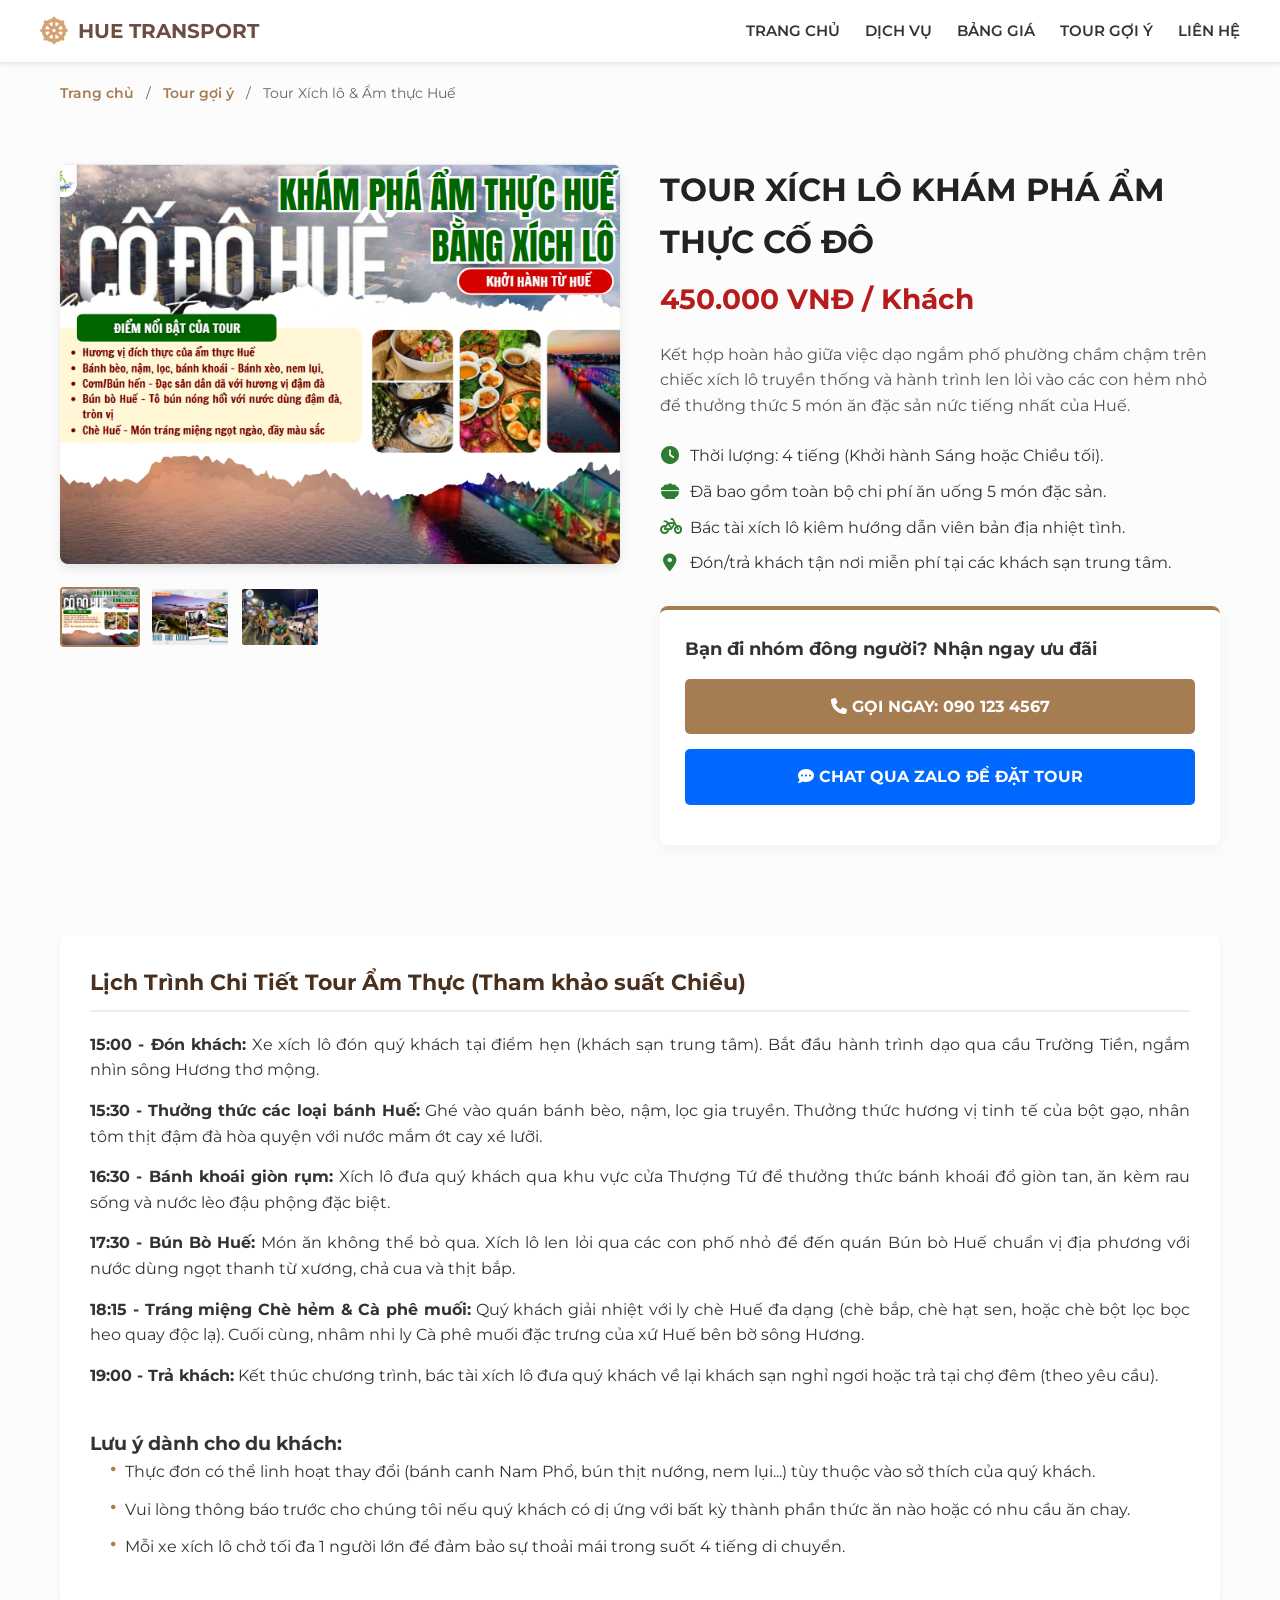
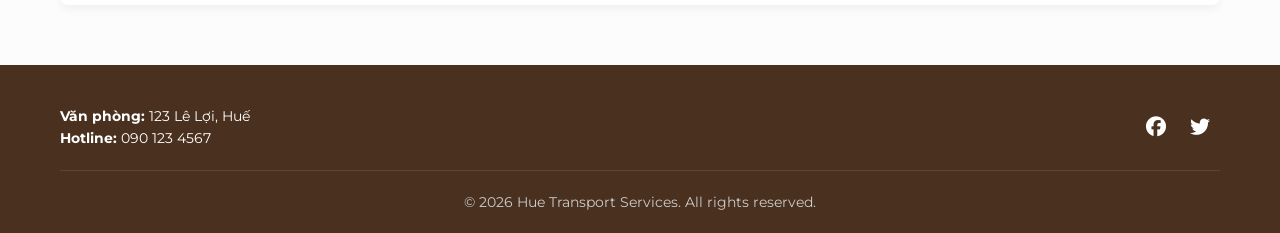
<file: tour-xich-lo.html>
<!doctype html>
<html lang="vi">
  <head>
    <meta charset="UTF-8" />
    <meta name="viewport" content="width=device-width, initial-scale=1.0" />
    <title>Chi tiết Tour Xích lô & Ẩm thực Huế - Hue Transport Services</title>
    <link
      rel="stylesheet"
      href="https://cdnjs.cloudflare.com/ajax/libs/font-awesome/6.4.0/css/all.min.css"
    />
    <link
      href="https://fonts.googleapis.com/css2?family=Montserrat:wght@400;600;700&display=swap"
      rel="stylesheet"
    />

    <style>
      /* === KẾT THỪA STYLE CƠ BẢN TỪ TRANG CHỦ === */
      * {
        margin: 0;
        padding: 0;
        box-sizing: border-box;
        font-family: "Montserrat", sans-serif;
      }
      body {
        color: #333;
        background-color: #fcfcfc;
        line-height: 1.6;
      }
      a {
        text-decoration: none;
        color: inherit;
      }
      ul {
        list-style: none;
      }
      .container {
        max-width: 1200px;
        margin: 0 auto;
        padding: 0 20px;
      }

      /* === HEADER === */
      header {
        background-color: #fff;
        box-shadow: 0 2px 5px rgba(0, 0, 0, 0.1);
        position: sticky;
        top: 0;
        z-index: 1000;
      }
      .header-inner {
        display: flex;
        justify-content: space-between;
        align-items: center;
        padding: 15px 0;
      }
      .logo {
        display: flex;
        align-items: center;
        font-weight: 700;
        color: #6d4c41;
        font-size: 20px;
      }
      .logo i {
        font-size: 28px;
        margin-right: 10px;
        color: #d4a373;
      }
      nav ul {
        display: flex;
        gap: 25px;
      }
      nav ul li a {
        font-weight: 600;
        font-size: 15px;
        transition: color 0.3s;
        text-transform: uppercase;
      }
      nav ul li a:hover {
        color: #d4a373;
      }

      /* === BREADCRUMB === */
      .breadcrumb {
        padding: 20px 0;
        font-size: 14px;
        color: #666;
      }
      .breadcrumb a {
        color: #a67c52;
        font-weight: 600;
      }
      .breadcrumb a:hover {
        text-decoration: underline;
      }

      /* === CHI TIẾT SẢN PHẨM / DỊCH VỤ === */
      .service-detail {
        padding: 40px 0;
        display: flex;
        gap: 40px;
        flex-wrap: wrap;
      }

      /* Cột trái: Hình ảnh */
      .service-gallery {
        flex: 1;
        min-width: 300px;
      }
      .main-img {
        width: 100%;
        height: 400px;
        object-fit: cover;
        border-radius: 8px;
        margin-bottom: 15px;
        box-shadow: 0 4px 10px rgba(0, 0, 0, 0.1);
        transition: opacity 0.3s ease;
      }
      .thumbnail-list {
        display: flex;
        gap: 10px;
      }
      .thumbnail-list img {
        width: 80px;
        height: 60px;
        object-fit: cover;
        border-radius: 4px;
        cursor: pointer;
        border: 2px solid transparent;
        transition: 0.3s;
      }
      .thumbnail-list img:hover,
      .thumbnail-list img.active {
        border-color: #a67c52;
      }

      /* Cột phải: Thông tin & Đặt hàng */
      .service-info {
        flex: 1;
        min-width: 300px;
      }
      .service-info h1 {
        font-size: 32px;
        color: #222;
        margin-bottom: 10px;
        text-transform: uppercase;
      }
      .service-info .price {
        font-size: 28px;
        font-weight: 700;
        color: #b71c1c;
        margin-bottom: 20px;
        display: block;
      }
      .short-desc {
        margin-bottom: 25px;
        color: #555;
      }

      .features-list {
        margin-bottom: 30px;
      }
      .features-list li {
        margin-bottom: 10px;
        display: flex;
        align-items: center;
      }
      .features-list i {
        color: #2e7d32;
        margin-right: 10px;
        font-size: 18px;
        width: 20px;
        text-align: center;
      }

      /* Khung liên hệ / Đặt xe */
      .booking-card {
        background: #fff;
        padding: 25px;
        border-radius: 8px;
        box-shadow: 0 4px 15px rgba(0, 0, 0, 0.05);
        border-top: 4px solid #a67c52;
      }
      .booking-card h3 {
        margin-bottom: 15px;
        font-size: 18px;
      }
      .btn-large {
        display: block;
        width: 100%;
        text-align: center;
        background-color: #a67c52;
        color: #fff;
        padding: 15px;
        border-radius: 5px;
        font-size: 16px;
        font-weight: bold;
        text-transform: uppercase;
        cursor: pointer;
        transition: 0.3s;
        border: none;
        margin-bottom: 15px;
      }
      .btn-large:hover {
        background-color: #8b633e;
      }
      .btn-zalo {
        background-color: #0068ff;
      }
      .btn-zalo:hover {
        background-color: #0056d6;
      }

      /* Phần Tab Nội dung chi tiết dưới cùng */
      .content-section {
        margin-top: 50px;
        background: #fff;
        padding: 30px;
        border-radius: 8px;
        box-shadow: 0 4px 10px rgba(0, 0, 0, 0.05);
      }
      .content-section h2 {
        font-size: 22px;
        margin-bottom: 20px;
        border-bottom: 2px solid #eee;
        padding-bottom: 10px;
        color: #4a301e;
      }
      .content-section p {
        margin-bottom: 15px;
        text-align: justify;
      }
      .content-section ul {
        margin-left: 20px;
        margin-bottom: 15px;
        list-style-type: none;
        padding: 0;
      }
      .content-section ul li {
        margin-bottom: 12px;
        padding-left: 15px;
        position: relative;
      }
      .content-section ul li::before {
        content: "•";
        color: #a67c52;
        font-weight: bold;
        position: absolute;
        left: 0;
        font-size: 18px;
        line-height: 1;
      }

      /* === FOOTER === */
      footer {
        background-color: #4a301e;
        color: #fff;
        padding: 40px 0 20px;
        font-size: 14px;
        margin-top: 60px;
      }
      .footer-inner {
        display: flex;
        justify-content: space-between;
        flex-wrap: wrap;
        align-items: center;
        gap: 20px;
        border-bottom: 1px solid rgba(255, 255, 255, 0.1);
        padding-bottom: 20px;
        margin-bottom: 20px;
      }
      .footer-social a {
        color: #fff;
        font-size: 20px;
        margin: 0 10px;
        transition: 0.3s;
      }
      .footer-social a:hover {
        color: #d4a373;
      }
      .footer-bottom {
        text-align: center;
        color: #ccc;
      }

      /* RESPONSIVE */
      @media (max-width: 768px) {
        .header-inner {
          flex-direction: column;
          gap: 15px;
        }
        .service-detail {
          flex-direction: column;
        }
        .footer-inner {
          flex-direction: column;
          text-align: center;
        }
      }
    </style>
  </head>
  <body>
    <header>
      <div class="container header-inner">
        <a href="index.html" class="logo">
          <i class="fa-solid fa-dharmachakra"></i> HUE TRANSPORT
        </a>
        <nav>
          <ul>
            <li><a href="index.html">Trang chủ</a></li>
            <li><a href="index.html#services">Dịch vụ</a></li>
            <li><a href="#">Bảng giá</a></li>
            <li><a href="index.html#tours" class="active">Tour gợi ý</a></li>
            <li><a href="#">Liên hệ</a></li>
          </ul>
        </nav>
      </div>
    </header>

    <div class="container">
      <div class="breadcrumb">
        <a href="index.html">Trang chủ</a> &nbsp; / &nbsp;
        <a href="index.html#tours">Tour gợi ý</a> &nbsp; / &nbsp;
        <span>Tour Xích lô & Ẩm thực Huế</span>
      </div>
    </div>

    <main class="container">
      <div class="service-detail">
        <div class="service-gallery">
          <img
            src="/img/tourxichlo1.png"
            alt="Ẩm thực Huế"
            class="main-img"
            id="mainImage"
          />
          <div class="thumbnail-list">
            <img
              src="/img/tourxichlo1.png"
              data-large="/img/tourxichlo1.png"
              alt="Món ăn Huế"
              class="active"
            />
            <img
              src="/img/tourxichlo3.jpg"
              data-large="/img/tourxichlo3.jpg"
              alt="Xích lô Huế"
            />
            <img
              src="/img/tourxichlo4.jpg"
              data-large="/img/tourxichlo4.jpg"
              alt="Bún bò Huế"
            />
          </div>
        </div>

        <div class="service-info">
          <h1>Tour Xích Lô Khám Phá Ẩm Thực Cố Đô</h1>
          <span class="price">450.000 VNĐ / Khách</span>

          <p class="short-desc">
            Kết hợp hoàn hảo giữa việc dạo ngắm phố phường chầm chậm trên chiếc
            xích lô truyền thống và hành trình len lỏi vào các con hẻm nhỏ để
            thưởng thức 5 món ăn đặc sản nức tiếng nhất của Huế.
          </p>

          <ul class="features-list">
            <li>
              <i class="fa-solid fa-clock"></i> Thời lượng: 4 tiếng (Khởi hành
              Sáng hoặc Chiều tối).
            </li>
            <li>
              <i class="fa-solid fa-bowl-food"></i> Đã bao gồm toàn bộ chi phí
              ăn uống 5 món đặc sản.
            </li>
            <li>
              <i class="fa-solid fa-bicycle"></i> Bác tài xích lô kiêm hướng dẫn
              viên bản địa nhiệt tình.
            </li>
            <li>
              <i class="fa-solid fa-location-dot"></i> Đón/trả khách tận nơi
              miễn phí tại các khách sạn trung tâm.
            </li>
          </ul>

          <div class="booking-card">
            <h3>Bạn đi nhóm đông người? Nhận ngay ưu đãi</h3>
            <a href="tel:0901234567" class="btn-large"
              ><i class="fa-solid fa-phone"></i> Gọi ngay: 090 123 4567</a
            >
            <a
              href="https://zalo.me/0901234567"
              target="_blank"
              class="btn-large btn-zalo"
              ><i class="fa-solid fa-comment-dots"></i> Chat qua Zalo để đặt
              tour</a
            >
          </div>
        </div>
      </div>

      <div class="content-section">
        <h2>Lịch Trình Chi Tiết Tour Ẩm Thực (Tham khảo suất Chiều)</h2>

        <p>
          <strong>15:00 - Đón khách:</strong> Xe xích lô đón quý khách tại điểm
          hẹn (khách sạn trung tâm). Bắt đầu hành trình dạo qua cầu Trường Tiền,
          ngắm nhìn sông Hương thơ mộng.
        </p>

        <p>
          <strong>15:30 - Thưởng thức các loại bánh Huế:</strong> Ghé vào quán
          bánh bèo, nậm, lọc gia truyền. Thưởng thức hương vị tinh tế của bột
          gạo, nhân tôm thịt đậm đà hòa quyện với nước mắm ớt cay xé lưỡi.
        </p>

        <p>
          <strong>16:30 - Bánh khoái giòn rụm:</strong> Xích lô đưa quý khách
          qua khu vực cửa Thượng Tứ để thưởng thức bánh khoái đổ giòn tan, ăn
          kèm rau sống và nước lèo đậu phộng đặc biệt.
        </p>

        <p>
          <strong>17:30 - Bún Bò Huế:</strong> Món ăn không thể bỏ qua. Xích lô
          len lỏi qua các con phố nhỏ để đến quán Bún bò Huế chuẩn vị địa phương
          với nước dùng ngọt thanh từ xương, chả cua và thịt bắp.
        </p>

        <p>
          <strong>18:15 - Tráng miệng Chè hẻm & Cà phê muối:</strong> Quý khách
          giải nhiệt với ly chè Huế đa dạng (chè bắp, chè hạt sen, hoặc chè bột
          lọc bọc heo quay độc lạ). Cuối cùng, nhâm nhi ly Cà phê muối đặc trưng
          của xứ Huế bên bờ sông Hương.
        </p>

        <p>
          <strong>19:00 - Trả khách:</strong> Kết thúc chương trình, bác tài
          xích lô đưa quý khách về lại khách sạn nghỉ ngơi hoặc trả tại chợ đêm
          (theo yêu cầu).
        </p>

        <br />
        <h3>Lưu ý dành cho du khách:</h3>
        <ul>
          <li>
            Thực đơn có thể linh hoạt thay đổi (bánh canh Nam Phổ, bún thịt
            nướng, nem lụi...) tùy thuộc vào sở thích của quý khách.
          </li>
          <li>
            Vui lòng thông báo trước cho chúng tôi nếu quý khách có dị ứng với
            bất kỳ thành phần thức ăn nào hoặc có nhu cầu ăn chay.
          </li>
          <li>
            Mỗi xe xích lô chở tối đa 1 người lớn để đảm bảo sự thoải mái trong
            suốt 4 tiếng di chuyển.
          </li>
        </ul>
      </div>
    </main>

    <footer>
      <div class="container">
        <div class="footer-inner">
          <div class="footer-contact">
            <p><strong>Văn phòng:</strong> 123 Lê Lợi, Huế</p>
            <p><strong>Hotline:</strong> 090 123 4567</p>
          </div>
          <div class="footer-social">
            <a href="#"><i class="fa-brands fa-facebook"></i></a>
            <a href="#"><i class="fa-brands fa-twitter"></i></a>
          </div>
        </div>
        <div class="footer-bottom">
          <p>&copy; 2026 Hue Transport Services. All rights reserved.</p>
        </div>
      </div>
    </footer>

    <script>
      document.addEventListener("DOMContentLoaded", function () {
        const mainImage = document.getElementById("mainImage");
        const thumbnails = document.querySelectorAll(".thumbnail-list img");

        thumbnails.forEach((thumb) => {
          thumb.addEventListener("click", function () {
            thumbnails.forEach((t) => t.classList.remove("active"));
            this.classList.add("active");

            const newImageSrc = this.getAttribute("data-large");
            mainImage.style.opacity = "0.7";

            setTimeout(() => {
              mainImage.src = newImageSrc;
              mainImage.style.opacity = "1";
            }, 150);
          });
        });
      });
    </script>
  </body>
</html>
</file>
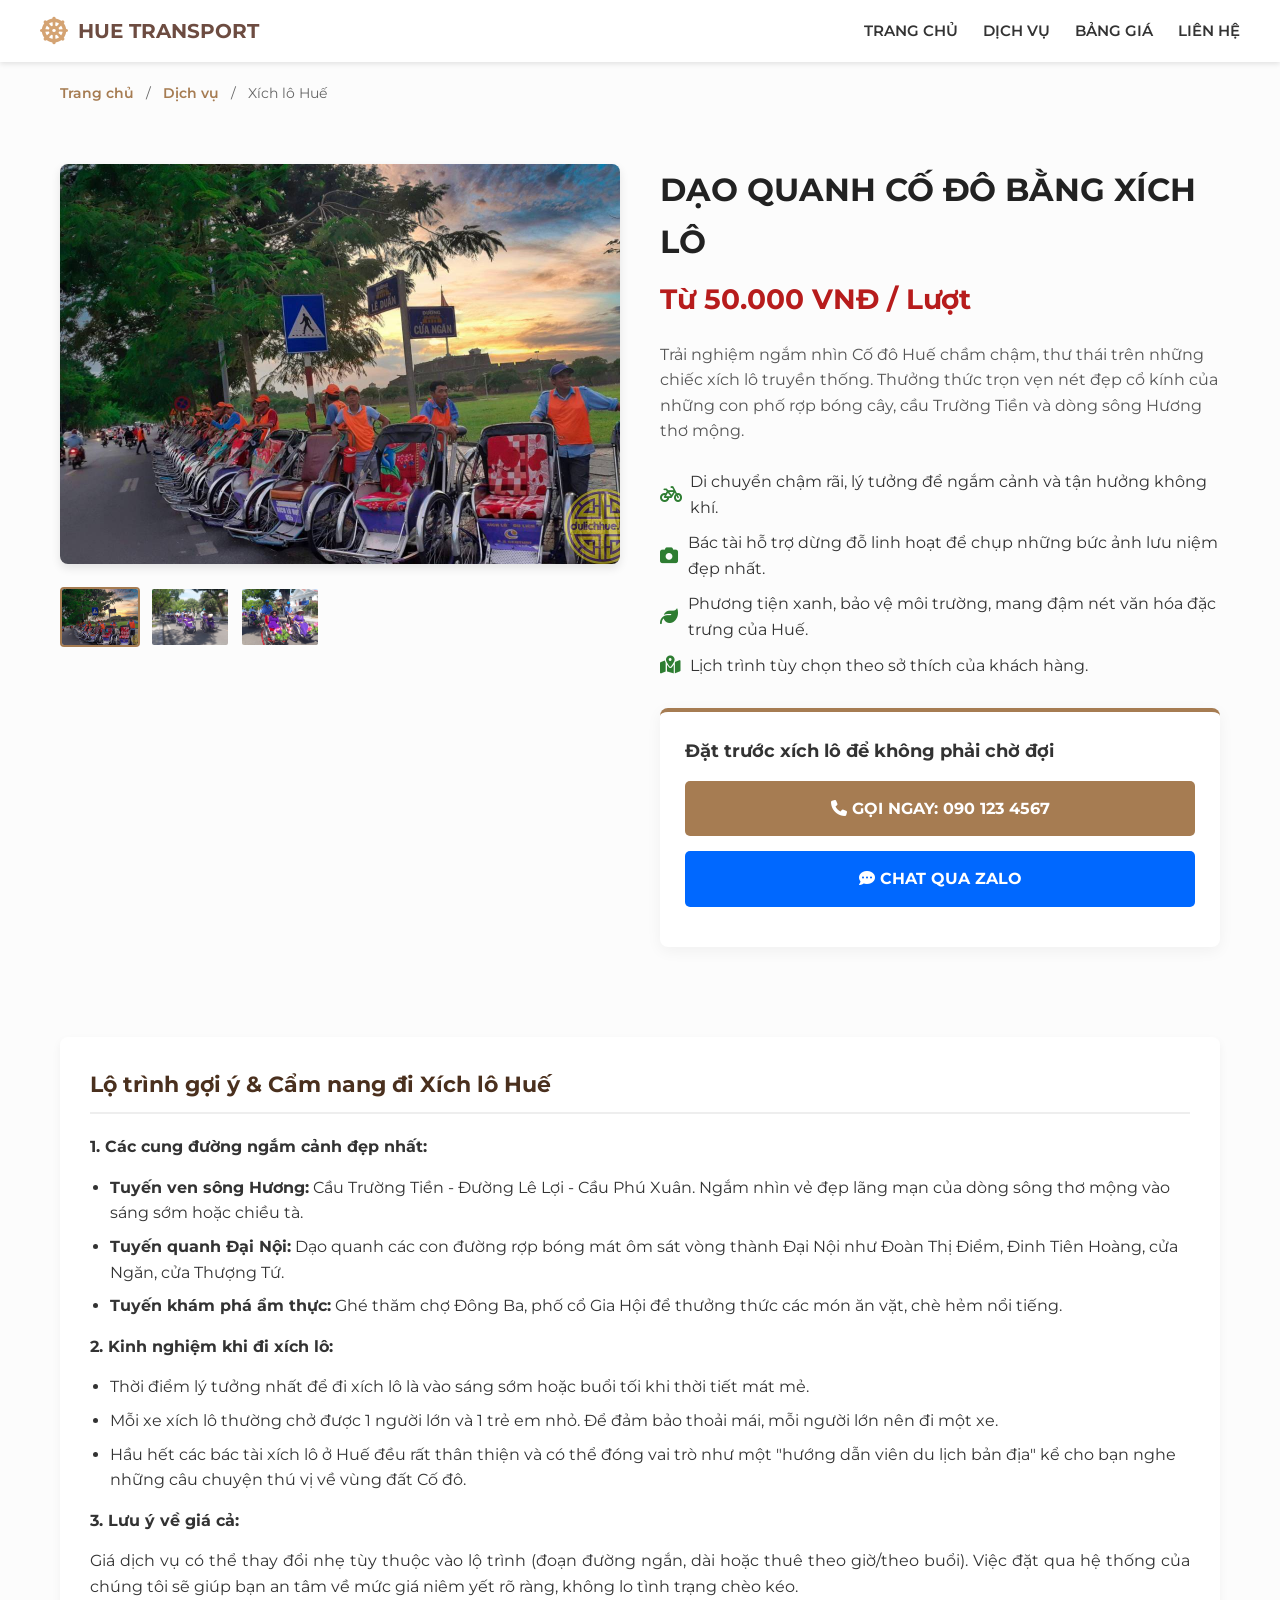
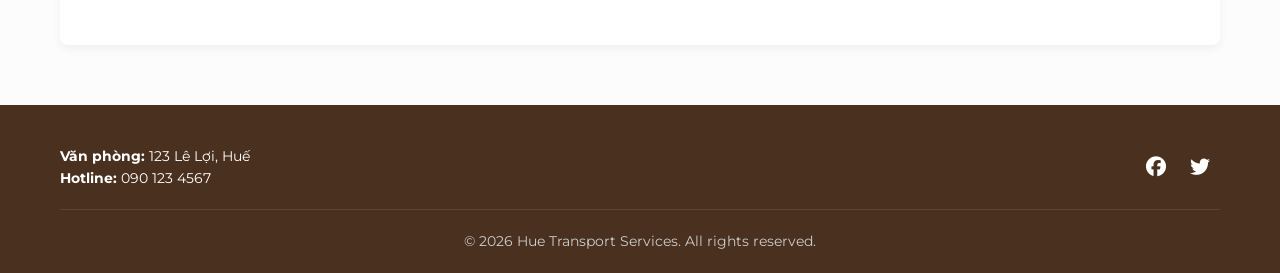
<file: xich-lo-hue.html>
<!doctype html>
<html lang="vi">
  <head>
    <meta charset="UTF-8" />
    <meta name="viewport" content="width=device-width, initial-scale=1.0" />
    <title>Chi tiết Xích Lô Huế - Hue Transport Services</title>
    <link
      rel="stylesheet"
      href="https://cdnjs.cloudflare.com/ajax/libs/font-awesome/6.4.0/css/all.min.css"
    />
    <link
      href="https://fonts.googleapis.com/css2?family=Montserrat:wght@400;600;700&display=swap"
      rel="stylesheet"
    />

    <style>
      /* === KẾT THỪA STYLE CƠ BẢN TỪ TRANG CHỦ === */
      * {
        margin: 0;
        padding: 0;
        box-sizing: border-box;
        font-family: "Montserrat", sans-serif;
      }
      body {
        color: #333;
        background-color: #fcfcfc;
        line-height: 1.6;
      }
      a {
        text-decoration: none;
        color: inherit;
      }
      ul {
        list-style: none;
      }
      .container {
        max-width: 1200px;
        margin: 0 auto;
        padding: 0 20px;
      }

      /* === HEADER === */
      header {
        background-color: #fff;
        box-shadow: 0 2px 5px rgba(0, 0, 0, 0.1);
        position: sticky;
        top: 0;
        z-index: 1000;
      }
      .header-inner {
        display: flex;
        justify-content: space-between;
        align-items: center;
        padding: 15px 0;
      }
      .logo {
        display: flex;
        align-items: center;
        font-weight: 700;
        color: #6d4c41;
        font-size: 20px;
      }
      .logo i {
        font-size: 28px;
        margin-right: 10px;
        color: #d4a373;
      }
      nav ul {
        display: flex;
        gap: 25px;
      }
      nav ul li a {
        font-weight: 600;
        font-size: 15px;
        transition: color 0.3s;
        text-transform: uppercase;
      }
      nav ul li a:hover {
        color: #d4a373;
      }

      /* === BREADCRUMB === */
      .breadcrumb {
        padding: 20px 0;
        font-size: 14px;
        color: #666;
      }
      .breadcrumb a {
        color: #a67c52;
        font-weight: 600;
      }
      .breadcrumb a:hover {
        text-decoration: underline;
      }

      /* === CHI TIẾT SẢN PHẨM / DỊCH VỤ === */
      .service-detail {
        padding: 40px 0;
        display: flex;
        gap: 40px;
        flex-wrap: wrap;
      }

      /* Cột trái: Hình ảnh */
      .service-gallery {
        flex: 1;
        min-width: 300px;
      }
      .main-img {
        width: 100%;
        height: 400px;
        object-fit: cover;
        border-radius: 8px;
        margin-bottom: 15px;
        box-shadow: 0 4px 10px rgba(0, 0, 0, 0.1);
        transition: opacity 0.3s ease;
      }
      .thumbnail-list {
        display: flex;
        gap: 10px;
      }
      .thumbnail-list img {
        width: 80px;
        height: 60px;
        object-fit: cover;
        border-radius: 4px;
        cursor: pointer;
        border: 2px solid transparent;
        transition: 0.3s;
      }
      .thumbnail-list img:hover,
      .thumbnail-list img.active {
        border-color: #a67c52;
      }

      /* Cột phải: Thông tin & Đặt hàng */
      .service-info {
        flex: 1;
        min-width: 300px;
      }
      .service-info h1 {
        font-size: 32px;
        color: #222;
        margin-bottom: 10px;
        text-transform: uppercase;
      }
      .service-info .price {
        font-size: 28px;
        font-weight: 700;
        color: #b71c1c;
        margin-bottom: 20px;
        display: block;
      }
      .short-desc {
        margin-bottom: 25px;
        color: #555;
      }

      .features-list {
        margin-bottom: 30px;
      }
      .features-list li {
        margin-bottom: 10px;
        display: flex;
        align-items: center;
      }
      .features-list i {
        color: #2e7d32;
        margin-right: 10px;
        font-size: 18px;
        width: 20px;
        text-align: center;
      }

      /* Khung liên hệ / Đặt xe */
      .booking-card {
        background: #fff;
        padding: 25px;
        border-radius: 8px;
        box-shadow: 0 4px 15px rgba(0, 0, 0, 0.05);
        border-top: 4px solid #a67c52;
      }
      .booking-card h3 {
        margin-bottom: 15px;
        font-size: 18px;
      }
      .btn-large {
        display: block;
        width: 100%;
        text-align: center;
        background-color: #a67c52;
        color: #fff;
        padding: 15px;
        border-radius: 5px;
        font-size: 16px;
        font-weight: bold;
        text-transform: uppercase;
        cursor: pointer;
        transition: 0.3s;
        border: none;
        margin-bottom: 15px;
      }
      .btn-large:hover {
        background-color: #8b633e;
      }
      .btn-zalo {
        background-color: #0068ff;
      }
      .btn-zalo:hover {
        background-color: #0056d6;
      }

      /* Phần Tab Nội dung chi tiết dưới cùng */
      .content-section {
        margin-top: 50px;
        background: #fff;
        padding: 30px;
        border-radius: 8px;
        box-shadow: 0 4px 10px rgba(0, 0, 0, 0.05);
      }
      .content-section h2 {
        font-size: 22px;
        margin-bottom: 20px;
        border-bottom: 2px solid #eee;
        padding-bottom: 10px;
        color: #4a301e;
      }
      .content-section p {
        margin-bottom: 15px;
        text-align: justify;
      }
      .content-section ul {
        margin-left: 20px;
        margin-bottom: 15px;
        list-style-type: disc;
      }
      .content-section li {
        margin-bottom: 8px;
      }

      /* === FOOTER === */
      footer {
        background-color: #4a301e;
        color: #fff;
        padding: 40px 0 20px;
        font-size: 14px;
        margin-top: 60px;
      }
      .footer-inner {
        display: flex;
        justify-content: space-between;
        flex-wrap: wrap;
        align-items: center;
        gap: 20px;
        border-bottom: 1px solid rgba(255, 255, 255, 0.1);
        padding-bottom: 20px;
        margin-bottom: 20px;
      }
      .footer-social a {
        color: #fff;
        font-size: 20px;
        margin: 0 10px;
        transition: 0.3s;
      }
      .footer-social a:hover {
        color: #d4a373;
      }
      .footer-bottom {
        text-align: center;
        color: #ccc;
      }

      /* RESPONSIVE */
      @media (max-width: 768px) {
        .header-inner {
          flex-direction: column;
          gap: 15px;
        }
        .service-detail {
          flex-direction: column;
        }
        .footer-inner {
          flex-direction: column;
          text-align: center;
        }
      }
    </style>
  </head>
  <body>
    <header>
      <div class="container header-inner">
        <a href="index.html" class="logo">
          <i class="fa-solid fa-dharmachakra"></i> HUE TRANSPORT
        </a>
        <nav>
          <ul>
            <li><a href="index.html">Trang chủ</a></li>
            <li><a href="index.html#services" class="active">Dịch vụ</a></li>
            <li><a href="#">Bảng giá</a></li>
            <li><a href="#">Liên hệ</a></li>
          </ul>
        </nav>
      </div>
    </header>

    <div class="container">
      <div class="breadcrumb">
        <a href="index.html">Trang chủ</a> &nbsp; / &nbsp;
        <a href="index.html#services">Dịch vụ</a> &nbsp; / &nbsp;
        <span>Xích lô Huế</span>
      </div>
    </div>

    <main class="container">
      <div class="service-detail">
        <div class="service-gallery">
          <img
            src="/img/xichlo2.jpg"
            alt="Xích lô Huế"
            class="main-img"
            id="mainImage"
          />
          <div class="thumbnail-list">
            <img
              src="/img/xichlo2.jpg"
              data-large="/img/xichlo2.jpg"
              alt="Xích lô 1"
              class="active"
            />
            <img
              src="/img/xichlo3.jpg"
              data-large="/img/xichlo3.jpg"
              alt="Xích lô 2"
            />
            <img
              src="/img/xichlo4.jpg"
              data-large="/img/xichlo4.jpg"
              alt="Cảnh Huế"
            />
          </div>
        </div>

        <div class="service-info">
          <h1>Dạo Quanh Cố Đô Bằng Xích Lô</h1>
          <span class="price">Từ 50.000 VNĐ / Lượt</span>

          <p class="short-desc">
            Trải nghiệm ngắm nhìn Cố đô Huế chầm chậm, thư thái trên những chiếc
            xích lô truyền thống. Thưởng thức trọn vẹn nét đẹp cổ kính của những
            con phố rợp bóng cây, cầu Trường Tiền và dòng sông Hương thơ mộng.
          </p>

          <ul class="features-list">
            <li>
              <i class="fa-solid fa-bicycle"></i> Di chuyển chậm rãi, lý tưởng
              để ngắm cảnh và tận hưởng không khí.
            </li>
            <li>
              <i class="fa-solid fa-camera"></i> Bác tài hỗ trợ dừng đỗ linh
              hoạt để chụp những bức ảnh lưu niệm đẹp nhất.
            </li>
            <li>
              <i class="fa-solid fa-leaf"></i> Phương tiện xanh, bảo vệ môi
              trường, mang đậm nét văn hóa đặc trưng của Huế.
            </li>
            <li>
              <i class="fa-solid fa-map-location-dot"></i> Lịch trình tùy chọn
              theo sở thích của khách hàng.
            </li>
          </ul>

          <div class="booking-card">
            <h3>Đặt trước xích lô để không phải chờ đợi</h3>
            <a href="tel:0901234567" class="btn-large"
              ><i class="fa-solid fa-phone"></i> Gọi ngay: 090 123 4567</a
            >
            <a
              href="https://zalo.me/0901234567"
              target="_blank"
              class="btn-large btn-zalo"
              ><i class="fa-solid fa-comment-dots"></i> Chat qua Zalo</a
            >
          </div>
        </div>
      </div>

      <div class="content-section">
        <h2>Lộ trình gợi ý & Cẩm nang đi Xích lô Huế</h2>

        <p><strong>1. Các cung đường ngắm cảnh đẹp nhất:</strong></p>
        <ul>
          <li>
            <strong>Tuyến ven sông Hương:</strong> Cầu Trường Tiền - Đường Lê
            Lợi - Cầu Phú Xuân. Ngắm nhìn vẻ đẹp lãng mạn của dòng sông thơ mộng
            vào sáng sớm hoặc chiều tà.
          </li>
          <li>
            <strong>Tuyến quanh Đại Nội:</strong> Dạo quanh các con đường rợp
            bóng mát ôm sát vòng thành Đại Nội như Đoàn Thị Điểm, Đinh Tiên
            Hoàng, cửa Ngăn, cửa Thượng Tứ.
          </li>
          <li>
            <strong>Tuyến khám phá ẩm thực:</strong> Ghé thăm chợ Đông Ba, phố
            cổ Gia Hội để thưởng thức các món ăn vặt, chè hẻm nổi tiếng.
          </li>
        </ul>

        <p><strong>2. Kinh nghiệm khi đi xích lô:</strong></p>
        <ul>
          <li>
            Thời điểm lý tưởng nhất để đi xích lô là vào sáng sớm hoặc buổi tối
            khi thời tiết mát mẻ.
          </li>
          <li>
            Mỗi xe xích lô thường chở được 1 người lớn và 1 trẻ em nhỏ. Để đảm
            bảo thoải mái, mỗi người lớn nên đi một xe.
          </li>
          <li>
            Hầu hết các bác tài xích lô ở Huế đều rất thân thiện và có thể đóng
            vai trò như một "hướng dẫn viên du lịch bản địa" kể cho bạn nghe
            những câu chuyện thú vị về vùng đất Cố đô.
          </li>
        </ul>

        <p><strong>3. Lưu ý về giá cả:</strong></p>
        <p>
          Giá dịch vụ có thể thay đổi nhẹ tùy thuộc vào lộ trình (đoạn đường
          ngắn, dài hoặc thuê theo giờ/theo buổi). Việc đặt qua hệ thống của
          chúng tôi sẽ giúp bạn an tâm về mức giá niêm yết rõ ràng, không lo
          tình trạng chèo kéo.
        </p>
      </div>
    </main>

    <footer>
      <div class="container">
        <div class="footer-inner">
          <div class="footer-contact">
            <p><strong>Văn phòng:</strong> 123 Lê Lợi, Huế</p>
            <p><strong>Hotline:</strong> 090 123 4567</p>
          </div>
          <div class="footer-social">
            <a href="#"><i class="fa-brands fa-facebook"></i></a>
            <a href="#"><i class="fa-brands fa-twitter"></i></a>
          </div>
        </div>
        <div class="footer-bottom">
          <p>&copy; 2026 Hue Transport Services. All rights reserved.</p>
        </div>
      </div>
    </footer>

    <script>
      document.addEventListener("DOMContentLoaded", function () {
        const mainImage = document.getElementById("mainImage");
        const thumbnails = document.querySelectorAll(".thumbnail-list img");

        thumbnails.forEach((thumb) => {
          thumb.addEventListener("click", function () {
            // Xóa class active của tất cả các ảnh nhỏ
            thumbnails.forEach((t) => t.classList.remove("active"));

            // Thêm class active cho ảnh đang được click
            this.classList.add("active");

            // Lấy đường dẫn ảnh to từ thuộc tính data-large và gán cho ảnh chính
            const newImageSrc = this.getAttribute("data-large");
            mainImage.style.opacity = "0.7"; // Tạo hiệu ứng mờ nhẹ khi chuyển ảnh

            setTimeout(() => {
              mainImage.src = newImageSrc;
              mainImage.style.opacity = "1";
            }, 150);
          });
        });
      });
    </script>
  </body>
</html>
</file>
